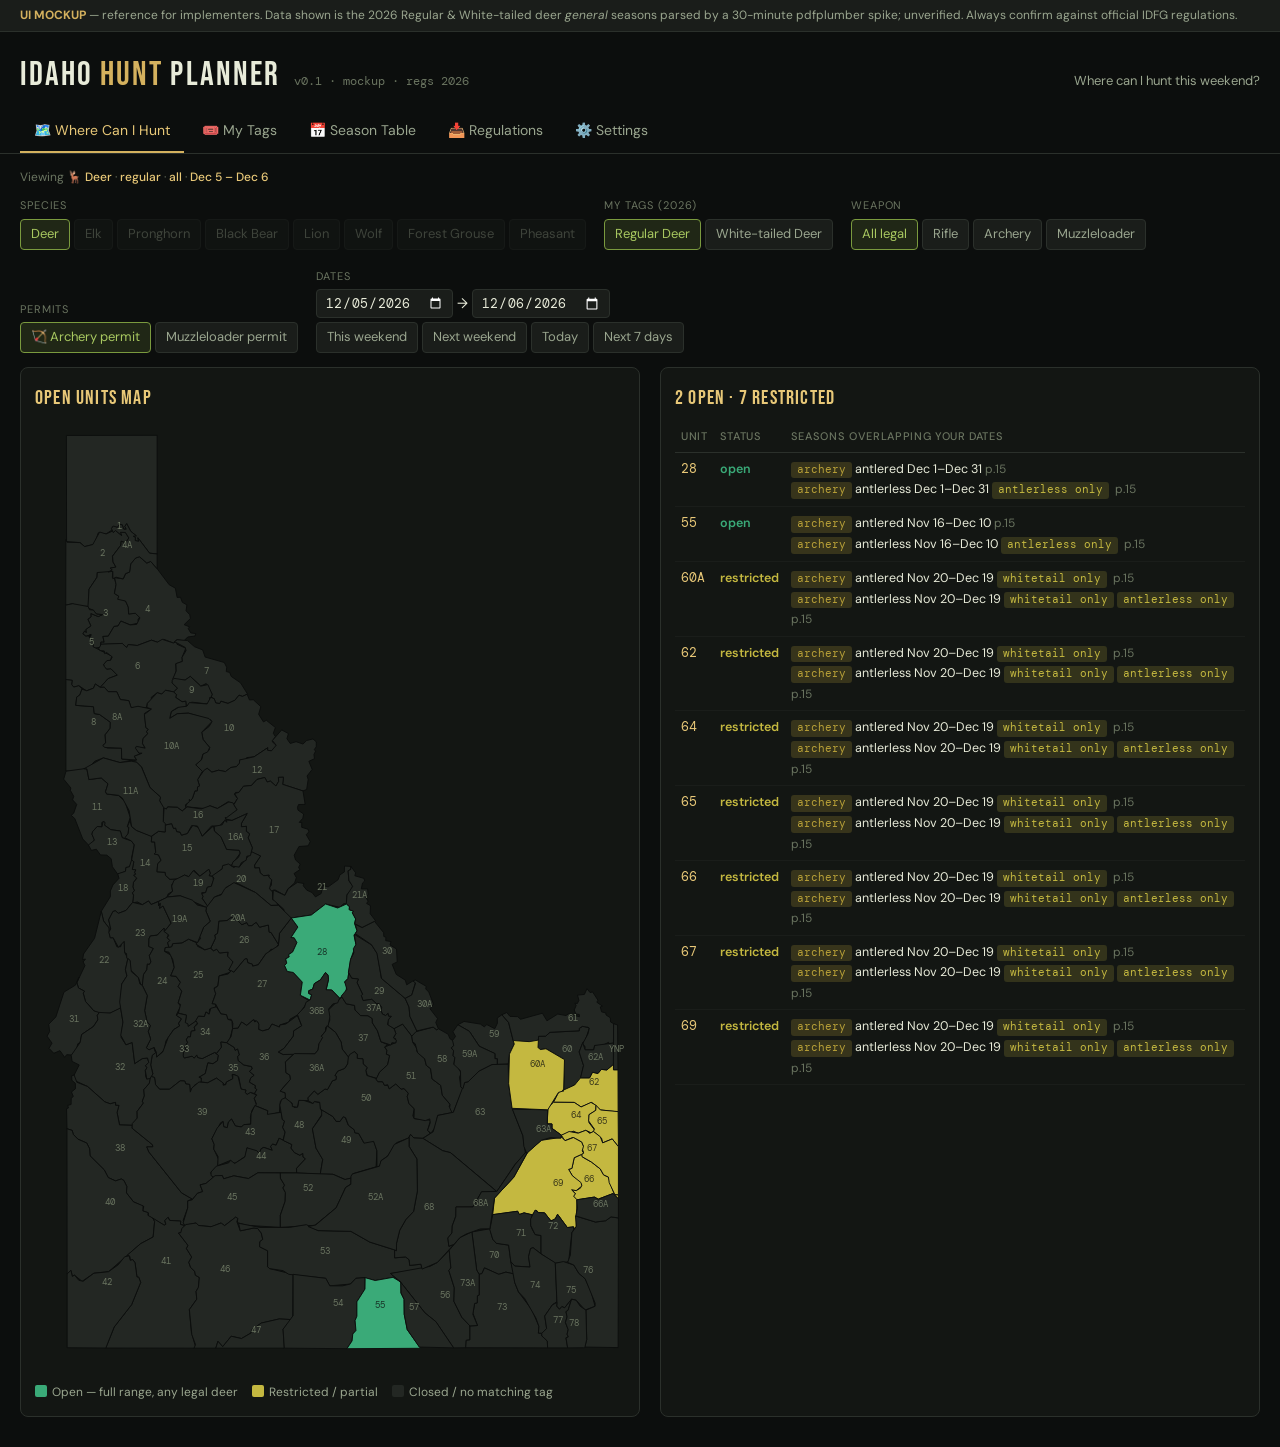
<file: docs/mockup.html>
<!doctype html><html lang="en"><head><meta charset="utf-8"><title>Idaho Hunt Planner — UI Mockup</title>
<meta name="viewport" content="width=device-width,initial-scale=1">
<link href="https://fonts.googleapis.com/css2?family=Bebas+Neue&family=DM+Sans:wght@300;400;500;600&family=DM+Mono:wght@400;500&display=swap" rel="stylesheet">
<style>
:root{--bg:#0c0e0d;--bg2:#131613;--bg3:#1a1d1a;--bg4:#232723;--bg5:#2b302b;--text:#e8ebd9;--text2:#9aa68f;--text3:#6a7460;
--gold:#d4b15e;--gold2:#e8c878;--tl-green:#7a9a3e;--tl-green2:#a8c860;--sc1:#c44040;--sc2:#c47830;--sc3:#c4b840;--sc4:#8ab840;--sc5:#3aaa78;
--up:#2d7a4a;--dn:#7a3030;--bow:#b8a038;--rifle:#4a7fa0;--open:var(--sc5);--restricted:var(--sc3);--closed:var(--bg4)}
*{box-sizing:border-box}body{margin:0;font-family:"DM Sans",sans-serif;background:var(--bg);color:var(--text);font-size:14px;line-height:1.6}
.banner{background:var(--bg3);border-bottom:1px solid var(--bg5);color:var(--text2);font-size:12px;padding:6px 20px}
.banner b{color:var(--gold)}
header{padding:16px 20px 6px;display:flex;align-items:baseline;gap:14px}
header h1{font-family:"Bebas Neue",sans-serif;font-weight:400;font-size:34px;letter-spacing:.06em;margin:0;color:var(--text)}
header h1 span{color:var(--gold)}header .ver{font-family:"DM Mono",monospace;color:var(--text3);font-size:12px}
header .sub{color:var(--text2);font-size:13px;margin-left:auto}
nav{display:flex;gap:4px;padding:0 20px;border-bottom:1px solid var(--bg5)}
nav button{background:none;border:0;color:var(--text2);padding:10px 14px;font:inherit;cursor:pointer;border-bottom:2px solid transparent}
nav button.on{color:var(--gold2);border-bottom-color:var(--gold)}
.viewing{margin:14px 20px 0;font-size:12px;color:var(--text3)}.viewing b{color:var(--gold2);font-weight:500}
.filters{display:flex;flex-wrap:wrap;gap:18px;padding:10px 20px 14px;align-items:flex-end}
.fg label.l{display:block;font-size:11px;text-transform:uppercase;letter-spacing:.08em;color:var(--text3);margin-bottom:4px}
.chips{display:flex;gap:4px;flex-wrap:wrap}
.chip{background:var(--bg3);border:1px solid var(--bg5);color:var(--text2);border-radius:4px;padding:4px 10px;cursor:pointer;font:inherit;font-size:13px}
.chip.on{background:rgba(122,154,62,.18);border-color:var(--tl-green);color:var(--tl-green2)}
.chip.dis{opacity:.35;cursor:not-allowed}
input[type=date]{background:var(--bg3);border:1px solid var(--bg5);color:var(--text);border-radius:4px;padding:4px 8px;font-family:"DM Mono",monospace;color-scheme:dark}
.wrap{display:grid;grid-template-columns:minmax(420px,620px) 1fr;gap:20px;padding:0 20px 30px}
.card{background:var(--bg2);border:1px solid var(--bg5);border-radius:8px;padding:14px}
.card h2{font-family:"Bebas Neue",sans-serif;font-weight:400;letter-spacing:.06em;font-size:20px;margin:0 0 8px;color:var(--gold2)}
svg path{stroke:var(--bg);stroke-width:.7;cursor:pointer;transition:fill .15s}
svg path:hover{stroke:var(--gold2);stroke-width:1.6}
svg text{font-family:"DM Mono",monospace;font-size:6.5px;fill:rgba(12,14,13,.75);pointer-events:none;text-anchor:middle}
svg text.c{fill:var(--text3)}
.legend{display:flex;gap:14px;font-size:12px;color:var(--text2);margin-top:8px;flex-wrap:wrap}.legend i{display:inline-block;width:12px;height:12px;border-radius:2px;margin-right:5px;vertical-align:-1px}
.tip{position:fixed;pointer-events:none;background:var(--bg3);border:1px solid var(--gold);border-radius:6px;padding:8px 10px;font-size:12px;max-width:340px;display:none;z-index:9;box-shadow:0 6px 20px rgba(0,0,0,.5)}
.tip h3{margin:0 0 4px;font-family:"Bebas Neue";font-weight:400;font-size:18px;letter-spacing:.05em;color:var(--gold2)}
table{width:100%;border-collapse:collapse;font-size:12.5px}th{text-align:left;color:var(--text3);font-weight:500;font-size:11px;text-transform:uppercase;letter-spacing:.06em;border-bottom:1px solid var(--bg5);padding:6px}
td{padding:6px;border-bottom:1px solid var(--bg3);vertical-align:top}tr:hover td{background:var(--bg3)}
.u{font-family:"DM Mono",monospace;color:var(--gold2)}
.badge{display:inline-block;font-size:10.5px;padding:0 6px;border-radius:3px;margin:1px 3px 1px 0;font-family:"DM Mono",monospace}
.b-any{background:rgba(74,127,160,.25);color:#8fc0dd}.b-archery{background:rgba(184,160,56,.22);color:var(--bow)}.b-muzzleloader{background:rgba(196,120,48,.22);color:#e0a060}.b-short-range{background:var(--bg5);color:var(--text2)}
.b-r{background:rgba(196,184,64,.18);color:var(--sc3)}
.st{font-weight:600}.st.open{color:var(--open)}.st.restricted{color:var(--restricted)}
.muted{color:var(--text3);font-size:12px}
.note{border-left:3px solid var(--gold);background:var(--bg3);padding:8px 12px;margin:0 20px 14px;font-size:12px;color:var(--text2)}
</style></head><body>
<div class="banner"><b>UI MOCKUP</b> — reference for implementers. Data shown is the 2026 Regular & White-tailed deer <i>general</i> seasons parsed by a 30-minute pdfplumber spike; unverified. Always confirm against official IDFG regulations.</div>
<header><h1>IDAHO <span>HUNT</span> PLANNER</h1><span class="ver">v0.1 · mockup · regs 2026</span><span class="sub">Where can I hunt this weekend?</span></header>
<nav><button class="on">🗺️ Where Can I Hunt</button><button>🎟️ My Tags</button><button>📅 Season Table</button><button>📥 Regulations</button><button>⚙️ Settings</button></nav>
<div class="viewing" id="viewing"></div>
<div class="filters">
 <div class="fg"><label class="l">Species</label><div class="chips" id="species"></div></div>
 <div class="fg"><label class="l">My tags (2026)</label><div class="chips" id="tags"></div></div>
 <div class="fg"><label class="l">Weapon</label><div class="chips" id="weapon"></div></div>
 <div class="fg"><label class="l">Permits</label><div class="chips" id="permits"></div></div>
 <div class="fg"><label class="l">Dates</label><input type="date" id="d1"> → <input type="date" id="d2">
   <div class="chips" style="margin-top:4px"><button class="chip" data-p="wk">This weekend</button><button class="chip" data-p="nwk">Next weekend</button><button class="chip" data-p="today">Today</button><button class="chip" data-p="7">Next 7 days</button></div></div>
</div>
<div class="wrap">
 <div class="card"><h2>Open Units Map</h2><svg id="map" viewBox="-5 -5 430 690" width="100%"></svg>
  <div class="legend"><span><i style="background:var(--open)"></i>Open — full range, any legal deer</span><span><i style="background:var(--restricted)"></i>Restricted / partial</span><span><i style="background:var(--closed)"></i>Closed / no matching tag</span></div></div>
 <div class="card"><h2 id="rt">Open units</h2><table><thead><tr><th>Unit</th><th>Status</th><th>Seasons overlapping your dates</th></tr></thead><tbody id="rows"></tbody></table></div>
</div>
<div class="tip" id="tip"></div>
<script>
const DATA={"units": {"16": {"d": "M136.3,271.9L127.9,276.7L122.5,274.7L116.2,277.0L105.8,275.5L102.3,278.4L98.7,275.7L91.7,275.4L90.7,277.0L89.1,275.6L88.5,286.2L89.7,288.8L94.6,287.7L96.0,291.3L97.5,290.9L98.3,293.5L100.7,293.9L101.8,296.1L106.0,294.9L109.2,289.1L113.4,289.5L116.9,296.8L123.7,289.4L129.3,289.6L133.3,285.3L134.9,286.7L133.7,283.1L134.4,284.1L138.0,282.1L142.3,277.6L139.3,272.6L136.3,271.9Z", "cx": 113.7, "cy": 283.7, "zone": "Elk City"}, "47": {"d": "M181.8,649.2L173.0,648.7L159.9,651.7L153.0,656.6L152.5,658.9L145.5,663.0L138.0,661.3L131.8,668.9L128.3,665.0L126.8,670.0L176.7,670.0L175.8,656.2L181.8,649.2Z", "cx": 155.8, "cy": 659.1, "zone": "South Hills"}, "60": {"d": "M394.2,447.4L396.2,445.2L399.0,436.7L394.5,435.3L391.6,437.0L391.7,438.7L370.3,439.8L367.2,442.6L362.0,442.7L361.5,450.7L363.2,452.4L367.4,451.8L380.9,459.7L380.3,481.2L379.3,482.4L380.5,482.4L389.3,477.5L392.6,473.3L394.8,464.0L391.6,454.1L394.2,447.4Z", "cx": 383.0, "cy": 454.4, "zone": "Island Park"}, "73": {"d": "M364.3,659.2L361.9,659.0L362.3,654.1L357.1,642.0L347.4,629.1L344.6,622.1L344.0,615.9L338.2,614.6L333.0,616.2L322.6,611.5L320.7,615.7L318.7,616.2L318.7,631.3L317.4,631.8L317.3,637.0L315.4,637.4L314.2,644.6L317.5,653.5L312.0,653.8L312.0,664.0L309.3,664.3L308.9,669.7L368.6,669.8L368.4,664.8L364.4,661.1L364.3,659.2Z", "cx": 335.5, "cy": 642.2, "zone": "Bannock"}, "75": {"d": "M375.4,636.7L375.2,639.4L377.2,641.7L379.0,639.7L381.0,640.6L386.0,634.3L389.4,635.1L396.0,642.2L403.2,639.5L400.2,628.6L396.0,619.5L391.3,615.4L387.7,609.4L380.1,606.9L374.2,608.1L375.4,636.7Z", "cx": 385.5, "cy": 629.6, "zone": "Bear River"}, "42": {"d": "M46.6,669.9L52.7,654.6L65.4,638.3L72.0,622.1L70.6,618.3L69.3,618.1L67.9,607.8L66.3,605.5L64.4,606.0L63.6,602.7L60.3,603.4L55.7,609.2L48.6,614.3L37.9,615.4L30.0,621.3L26.9,620.5L23.8,616.8L22.2,617.7L21.2,613.3L18.4,615.9L18.4,669.7L46.6,669.9Z", "cx": 47.7, "cy": 624.1, "zone": "Owyhee"}, "54": {"d": "M235.6,618.6L228.9,619.1L225.0,623.2L219.1,624.6L209.9,624.6L206.9,619.1L183.1,616.2L183.1,646.3L175.8,656.2L176.7,670.0L222.3,670.4L226.1,664.7L226.6,659.7L228.9,657.2L228.3,649.9L229.6,646.7L229.6,636.2L235.5,626.9L235.6,618.6Z", "cx": 216.1, "cy": 639.4, "zone": "South Hills"}, "55": {"d": "M260.2,621.0L255.9,618.4L242.9,620.7L235.6,618.6L235.5,626.9L229.6,636.2L229.6,646.7L228.3,649.9L228.9,657.2L226.6,659.7L226.1,664.7L222.3,670.4L276.0,670.1L266.3,656.5L264.1,645.3L264.0,634.4L261.7,629.8L261.6,622.4L260.2,621.0Z", "cx": 246.1, "cy": 640.5, "zone": "South Hills"}, "57": {"d": "M260.6,620.8L261.7,622.6L261.8,629.8L264.0,634.4L264.1,645.3L266.3,656.4L275.1,669.2L300.1,669.8L287.2,650.7L279.2,644.3L260.6,620.8Z", "cx": 271.0, "cy": 642.2, "zone": "South Hills"}, "76": {"d": "M395.7,669.2L420.0,669.6L420.2,575.1L414.8,574.3L411.0,577.1L403.5,578.1L388.9,573.7L389.5,581.2L386.3,585.9L385.2,602.1L383.2,607.5L387.7,609.4L391.3,615.4L396.0,619.5L403.2,637.1L403.2,639.5L396.5,642.3L397.1,663.6L395.7,669.2Z", "cx": 398.4, "cy": 615.2, "zone": "Diamond Creek"}, "41": {"d": "M91.8,574.7L89.6,577.0L90.4,579.7L89.3,580.4L80.8,575.2L82.2,577.6L81.1,589.0L71.9,593.9L62.4,602.1L64.2,603.2L64.4,606.0L66.3,605.5L67.9,607.8L69.3,618.1L70.6,618.3L72.0,622.1L65.4,638.3L52.7,654.6L46.6,669.9L110.9,670.0L111.9,668.7L109.0,658.4L107.5,641.9L112.9,634.3L112.4,628.7L114.1,625.7L114.8,618.5L111.9,616.8L111.4,614.0L108.4,611.2L107.1,607.4L109.2,603.6L105.4,597.4L106.5,595.1L99.6,586.1L101.3,585.8L104.1,580.7L101.0,579.8L101.2,577.4L93.2,576.9L91.8,574.7Z", "cx": 90.8, "cy": 608.5, "zone": "Owyhee"}, "46": {"d": "M141.3,574.5L133.2,580.7L130.7,578.8L123.2,581.5L114.2,580.6L112.5,578.8L105.1,579.9L102.0,582.7L101.3,585.8L99.6,586.1L106.5,595.1L105.4,597.4L109.2,603.6L107.1,607.4L108.4,611.2L111.4,614.0L111.9,616.8L114.8,618.5L114.1,625.7L112.4,628.7L112.9,634.3L107.5,641.9L109.3,660.1L112.0,667.5L110.9,670.0L126.8,670.0L128.3,665.0L131.8,668.9L138.0,661.3L145.5,663.0L152.5,658.9L153.0,656.6L159.9,651.8L173.0,648.7L181.8,649.2L182.9,646.8L183.1,616.2L165.9,612.0L164.5,610.6L164.5,599.0L158.7,596.1L158.9,592.4L161.0,590.7L159.9,586.1L157.3,582.8L154.6,582.4L144.6,584.5L142.1,577.8L142.8,575.5L141.3,574.5Z", "cx": 133.8, "cy": 614.5, "zone": "South Hills"}, "70": {"d": "M341.8,607.0L340.2,594.9L331.2,593.5L328.6,590.6L326.5,583.0L313.4,585.3L316.9,613.1L318.7,616.2L320.7,615.7L322.6,611.5L333.0,616.2L338.2,614.6L344.0,615.9L341.8,607.0Z", "cx": 329.8, "cy": 604.6, "zone": "Bannock"}, "73A": {"d": "M318.7,616.2L316.9,613.1L313.4,585.3L304.8,589.3L296.9,598.6L298.1,611.5L296.6,613.3L300.6,626.0L300.3,635.9L306.0,647.4L312.0,653.8L317.5,653.5L314.1,645.3L315.4,637.4L317.3,637.0L317.4,631.8L318.7,631.3L318.7,616.2Z", "cx": 310.2, "cy": 624.6, "zone": "Bannock"}, "74": {"d": "M363.8,601.3L358.0,596.8L356.2,597.4L354.7,603.4L355.8,610.9L344.7,610.2L341.8,607.0L344.6,622.1L347.4,629.0L351.8,633.7L360.1,648.1L362.3,654.2L361.9,659.0L365.1,659.2L367.9,655.7L366.5,646.5L372.1,638.4L375.4,636.1L374.2,607.8L363.8,601.3Z", "cx": 359.4, "cy": 625.9, "zone": "Bannock"}, "56": {"d": "M296.9,598.6L288.3,607.5L282.8,610.4L254.1,615.6L261.2,621.5L279.2,644.3L287.1,650.7L300.1,669.8L309.0,669.7L309.3,664.3L312.0,664.0L312.0,653.8L306.0,647.4L300.3,635.9L300.6,626.0L296.6,613.3L298.1,611.5L296.9,598.6Z", "cx": 293.9, "cy": 633.5, "zone": "South Hills"}, "64": {"d": "M403.9,493.0L400.2,490.9L393.0,494.2L388.0,490.9L372.9,490.8L368.9,494.6L368.3,506.4L371.8,506.6L371.8,509.8L378.9,514.9L387.4,511.9L390.9,513.3L396.5,511.2L400.4,513.1L403.1,511.3L398.7,505.6L398.8,499.8L403.7,496.7L403.9,493.0Z", "cx": 389.5, "cy": 502.5, "zone": "Palisades"}, "65": {"d": "M420.0,497.6L407.1,496.4L403.9,493.0L403.7,496.7L398.8,499.8L398.5,504.4L402.7,510.3L402.0,512.1L408.0,517.1L408.7,520.4L415.7,517.5L420.2,523.2L420.0,497.6Z", "cx": 408.4, "cy": 506.6, "zone": "Palisades"}, "43": {"d": "M155.2,493.2L152.5,499.0L152.2,506.8L147.2,507.1L145.5,508.8L141.1,508.1L138.2,503.0L136.0,505.2L135.1,509.3L132.6,508.7L132.0,504.8L127.7,509.7L123.9,517.4L125.6,521.5L125.3,525.0L128.4,530.4L128.2,537.0L137.6,533.1L138.6,535.0L141.4,535.0L148.5,530.0L149.5,524.0L158.6,528.1L159.9,524.6L161.8,523.7L167.9,525.8L166.7,522.8L168.3,521.3L170.7,522.1L172.8,517.1L175.8,518.4L177.3,512.5L175.5,509.1L176.9,504.5L175.3,503.4L174.5,498.1L164.4,499.6L164.6,497.0L155.2,493.2Z", "cx": 151.5, "cy": 514.7, "zone": "Smoky - Bennett"}, "63A": {"d": "M378.6,514.8L371.8,509.8L371.8,506.6L368.3,506.6L368.7,496.3L342.9,495.8L350.6,515.2L351.3,522.9L353.4,528.1L364.2,518.4L370.5,516.6L378.3,517.0L378.6,514.8Z", "cx": 365.3, "cy": 512.5, "zone": "Snake River"}, "49": {"d": "M243.6,537.8L244.2,526.1L242.2,519.7L239.9,518.7L234.7,520.4L230.9,513.5L228.1,513.0L227.7,510.9L223.4,507.5L221.1,501.9L219.7,501.3L217.2,504.8L214.5,504.8L212.1,501.2L204.0,496.3L203.9,500.6L197.2,510.1L199.8,524.2L204.7,532.5L202.9,543.2L212.2,543.3L221.1,547.1L225.3,546.1L226.6,542.9L243.6,537.8Z", "cx": 221.6, "cy": 520.2, "zone": "Pioneer"}, "40": {"d": "M80.8,575.2L77.3,573.2L77.4,571.2L73.6,570.0L73.8,566.3L66.8,563.4L61.7,556.9L61.9,552.2L59.8,547.8L57.9,546.7L53.7,548.1L48.4,545.7L45.5,540.1L35.1,529.8L34.8,524.7L32.7,520.5L26.3,517.7L22.9,514.2L22.1,511.3L18.3,510.1L18.4,615.9L21.2,613.3L22.2,617.7L23.8,616.8L29.3,621.3L37.9,615.4L48.6,614.3L71.9,593.9L81.1,589.0L82.2,577.6L80.8,575.2Z", "cx": 49.9, "cy": 565.7, "zone": "Owyhee"}, "67": {"d": "M402.0,512.1L399.3,513.4L396.5,511.2L390.9,513.3L384.3,512.1L378.6,514.8L381.2,518.8L387.1,516.4L393.3,519.7L394.7,523.0L393.6,523.9L394.9,527.8L393.5,528.7L393.8,530.5L400.6,534.4L407.0,539.4L409.4,543.7L412.9,545.3L413.5,549.4L417.6,558.1L420.2,558.2L420.2,523.2L415.7,517.5L408.7,520.4L407.0,515.9L402.0,512.1Z", "cx": 400.7, "cy": 526.3, "zone": "Palisades"}, "69": {"d": "M393.5,528.7L394.9,527.8L393.8,526.3L394.7,523.0L393.4,519.8L387.4,516.5L381.3,518.8L378.9,516.3L364.1,518.5L354.4,526.7L343.9,545.5L329.9,560.6L328.6,572.7L346.8,570.2L348.0,572.6L351.4,571.4L357.4,572.8L360.3,569.3L362.0,571.2L366.4,571.4L371.1,577.3L373.9,576.1L375.9,572.4L383.0,582.1L387.5,581.6L388.3,583.0L389.5,581.2L390.0,561.8L387.6,559.3L388.8,557.5L386.1,554.5L389.4,555.2L393.6,551.8L392.9,549.3L386.6,544.3L383.9,539.7L386.3,539.0L388.0,531.2L393.5,528.7Z", "cx": 376.1, "cy": 551.9, "zone": "Tex Creek"}, "44": {"d": "M173.0,517.0L170.7,522.1L168.3,521.3L166.7,522.8L167.9,525.8L161.8,523.7L159.9,524.6L158.3,528.1L156.7,526.1L149.5,524.0L147.9,530.7L140.5,535.4L137.6,533.1L136.2,534.9L127.1,537.4L123.3,541.6L123.3,544.2L125.1,545.3L131.4,544.2L132.5,546.6L139.9,544.4L150.5,546.4L157.4,542.2L185.7,542.3L185.6,539.0L192.1,532.0L190.4,530.7L190.2,528.0L188.0,529.4L184.0,527.4L181.6,524.2L182.2,521.6L173.0,517.0Z", "cx": 159.4, "cy": 531.9, "zone": "Smoky - Bennett"}, "66": {"d": "M393.5,528.7L388.0,531.2L386.3,539.0L383.9,539.7L386.6,544.3L393.4,550.6L392.6,553.3L389.4,555.2L386.2,554.3L388.9,557.5L387.6,557.6L387.7,559.6L389.6,561.9L402.7,559.9L405.5,561.4L416.3,557.3L420.2,561.2L420.2,558.2L417.8,558.3L416.2,555.3L412.9,545.3L409.4,543.7L407.0,539.4L400.6,534.4L394.0,530.7L393.5,528.7Z", "cx": 398.8, "cy": 548.7, "zone": "Tex Creek"}, "45": {"d": "M157.4,542.2L150.6,546.4L139.9,544.4L132.5,546.6L131.5,544.2L126.2,544.3L119.7,549.9L115.4,551.0L117.2,555.9L113.3,557.2L109.6,561.9L106.3,562.7L106.3,567.8L103.0,578.6L104.1,580.5L112.2,578.8L114.2,580.6L123.9,581.5L130.3,578.8L133.2,580.7L141.3,574.5L142.8,575.5L142.5,578.5L149.5,580.5L173.8,582.0L173.8,573.1L177.3,563.0L177.5,556.6L175.7,553.2L176.9,551.2L173.9,546.2L173.8,542.3L157.4,542.2Z", "cx": 138.9, "cy": 562.2, "zone": "Smoky - Bennett"}, "52": {"d": "M185.7,542.3L173.8,542.3L173.9,546.2L176.9,551.2L175.7,553.2L177.5,556.6L177.3,563.0L173.8,573.1L173.8,582.0L199.0,580.5L214.5,567.7L221.4,552.9L225.3,550.3L225.3,546.1L220.8,547.1L212.2,543.3L185.7,542.3Z", "cx": 193.7, "cy": 555.3, "zone": "Smoky - Bennett"}, "66A": {"d": "M420.2,561.2L416.3,557.3L405.5,561.4L402.7,559.9L389.8,561.9L390.3,568.2L389.1,573.6L403.5,578.1L411.0,577.1L414.8,574.3L420.2,575.1L420.2,561.2Z", "cx": 407.0, "cy": 567.4, "zone": "Diamond Creek"}, "72": {"d": "M387.7,583.5L387.5,581.6L383.0,582.1L375.8,572.4L374.4,575.5L371.1,577.3L366.4,571.4L362.0,571.2L359.5,569.3L356.2,575.9L356.3,580.7L359.5,587.2L363.8,587.9L363.8,601.3L374.2,608.1L383.9,607.1L386.3,585.9L387.7,583.5Z", "cx": 372.2, "cy": 583.4, "zone": "Bannock"}, "71": {"d": "M357.2,572.8L351.4,571.4L348.0,572.6L346.8,570.2L328.6,572.7L326.5,583.7L328.6,590.6L331.2,593.6L340.2,594.9L341.8,607.0L344.5,610.2L355.9,610.9L354.7,603.4L356.2,597.4L358.0,596.8L363.8,601.2L363.8,587.9L359.5,587.2L357.6,583.8L356.3,580.7L357.2,572.8Z", "cx": 348.9, "cy": 588.6, "zone": "Bannock"}, "32": {"d": "M79.6,471.7L76.5,473.9L75.7,472.1L75.4,467.7L76.6,465.6L75.6,464.1L77.9,461.7L77.0,458.5L73.1,459.0L67.7,462.6L65.8,447.2L61.3,448.9L57.7,443.4L59.1,432.4L57.4,422.0L49.7,425.8L41.9,425.3L40.4,427.4L40.8,430.7L37.6,435.6L29.0,441.4L27.9,447.2L21.4,456.6L22.0,461.0L27.2,463.6L23.2,471.6L24.9,475.4L33.3,479.3L45.9,490.5L49.8,491.9L53.7,490.9L53.7,493.0L56.1,493.1L54.8,498.2L56.6,507.3L65.9,507.6L69.5,502.4L69.4,497.5L74.0,491.3L73.2,490.0L74.7,486.2L74.3,481.6L78.3,477.0L79.6,471.7Z", "cx": 56.9, "cy": 467.3, "zone": "Weiser River"}, "34": {"d": "M139.0,437.1L138.5,431.2L135.6,430.4L134.5,427.0L130.5,426.4L127.2,421.2L123.1,422.3L121.9,426.6L119.6,425.0L118.5,428.3L114.1,428.1L112.2,431.2L113.6,433.6L111.0,436.0L111.7,438.5L108.9,439.0L108.2,443.2L106.4,443.1L105.3,445.3L106.2,447.1L104.2,450.5L105.2,453.0L103.2,454.0L103.0,457.1L103.8,458.5L109.5,457.2L111.0,458.6L112.9,456.3L113.5,458.1L116.8,459.0L125.9,454.5L127.5,455.1L130.9,450.7L130.5,446.9L134.7,447.4L137.0,444.6L139.0,437.1Z", "cx": 118.8, "cy": 442.1, "zone": "Sawtooth"}, "59": {"d": "M343.5,445.8L340.2,432.8L335.3,427.0L331.9,429.4L332.0,433.2L330.1,437.2L324.3,434.2L322.4,435.8L319.6,433.8L307.7,431.9L303.2,434.3L311.6,439.1L318.8,450.0L330.2,455.3L330.2,459.0L331.9,459.1L331.9,463.2L339.9,463.0L340.8,455.5L344.3,448.4L343.5,445.8Z", "cx": 329.2, "cy": 443.5, "zone": "Beaverhead"}, "37A": {"d": "M256.7,437.2L251.9,434.2L252.6,430.5L254.6,428.2L252.7,428.1L252.3,426.1L250.5,427.6L248.2,426.5L247.0,423.6L247.6,421.7L245.7,418.8L244.0,419.1L240.4,415.8L234.1,416.7L232.8,413.1L233.7,412.0L229.7,403.6L230.7,401.0L225.8,400.4L223.6,396.5L223.1,400.6L220.7,403.1L222.3,408.5L218.2,413.4L221.8,419.0L227.9,420.2L228.3,423.6L232.3,427.6L237.7,427.7L240.8,429.8L240.9,432.9L244.6,438.7L247.2,446.7L254.4,449.1L255.1,447.4L257.8,447.6L258.4,445.7L256.2,443.8L258.0,440.7L256.7,437.2Z", "cx": 241.4, "cy": 424.6, "zone": "Lemhi"}, "30A": {"d": "M289.0,437.2L287.1,432.7L288.4,429.8L282.9,422.7L285.4,419.2L282.0,410.5L279.8,408.2L280.1,406.3L272.2,401.6L270.5,402.4L272.4,403.9L269.6,412.6L264.8,415.1L267.6,421.4L268.2,428.1L273.3,438.8L285.2,436.0L287.8,438.0L289.0,437.2Z", "cx": 278.7, "cy": 421.1, "zone": "Beaverhead"}, "61": {"d": "M416.7,433.5L414.5,432.3L414.3,429.2L411.2,427.2L411.0,425.7L407.9,424.9L407.0,421.3L408.5,420.7L404.5,417.9L405.3,416.4L401.4,410.4L399.5,410.8L397.3,408.0L395.4,412.2L390.4,412.7L391.4,416.5L390.3,418.8L388.5,418.6L389.4,420.3L388.0,423.5L389.1,426.4L391.7,426.8L391.8,428.5L383.8,426.3L382.0,427.6L376.0,426.5L368.1,431.4L364.8,425.9L348.9,430.3L346.8,428.4L341.2,428.2L338.8,425.4L335.3,427.0L340.2,432.7L343.5,445.8L345.0,446.7L357.6,446.7L361.9,445.5L362.0,442.7L367.2,442.6L370.3,439.8L391.7,438.7L391.6,437.0L393.8,435.5L398.0,436.1L399.0,436.7L398.0,441.0L394.0,448.4L395.9,450.1L395.8,452.6L402.2,452.6L402.9,449.4L407.5,449.9L413.0,447.1L413.3,448.3L416.6,447.7L416.7,433.5Z", "cx": 387.2, "cy": 431.7, "zone": "Island Park"}, "37": {"d": "M251.9,448.7L247.1,446.7L244.6,438.7L240.9,432.9L240.8,429.8L237.7,427.7L232.2,427.6L228.3,423.6L227.9,420.2L221.8,419.0L218.7,414.0L208.8,423.6L209.9,430.9L208.0,434.9L214.0,439.8L218.1,446.9L218.9,452.0L223.4,457.8L227.9,453.8L229.9,455.8L229.8,458.8L233.9,459.1L234.2,462.9L237.1,465.5L236.1,467.5L237.3,471.5L244.2,473.4L246.1,468.9L252.0,463.6L253.5,456.7L251.1,455.7L251.5,453.0L249.9,450.5L251.9,448.7Z", "cx": 234.1, "cy": 446.5, "zone": "Lemhi"}, "31": {"d": "M41.9,425.4L37.9,424.2L31.8,417.3L30.1,411.2L31.1,409.9L26.7,407.5L25.5,403.8L27.1,399.5L24.5,405.4L16.1,410.5L10.2,428.6L5.0,434.0L5.7,439.2L3.8,442.6L7.4,447.7L5.2,451.5L8.7,455.1L13.2,453.2L16.6,458.0L18.1,456.1L22.2,456.4L25.2,452.3L26.2,448.2L27.9,447.2L29.0,441.4L37.6,435.5L40.8,430.7L40.4,427.4L41.9,425.4Z", "cx": 23.4, "cy": 432.6, "zone": "Brownlee"}, "36B": {"d": "M217.0,414.9L211.3,409.0L207.1,408.8L208.9,401.4L208.5,398.0L206.6,396.3L203.0,401.6L198.6,404.3L197.4,408.3L194.5,409.5L194.5,411.5L196.6,412.4L195.7,416.0L192.5,417.9L191.4,421.5L186.3,426.9L189.4,435.0L183.5,438.8L183.3,442.6L176.5,451.5L172.4,454.2L175.9,456.0L199.0,455.5L201.3,452.7L202.0,448.1L203.8,446.7L204.6,443.6L203.7,442.6L206.8,438.9L206.8,436.2L208.7,435.0L209.9,428.6L209.0,422.8L212.1,419.1L215.6,418.4L217.0,414.9Z", "cx": 199.8, "cy": 426.1, "zone": "Salmon"}, "32A": {"d": "M73.2,405.6L71.4,404.5L70.3,399.9L65.2,395.6L64.3,387.5L62.7,386.0L60.9,394.1L62.0,398.7L58.2,404.6L56.7,417.8L59.1,432.4L57.5,441.9L61.3,448.9L65.8,447.2L67.7,462.6L73.1,459.0L77.0,458.5L77.9,461.7L75.6,464.1L76.6,465.6L75.4,467.7L76.5,473.9L78.8,473.5L80.9,470.2L79.3,463.6L80.4,456.6L82.9,454.7L81.5,451.0L78.1,452.6L76.1,451.1L79.3,444.8L77.5,439.2L79.1,434.8L76.7,432.2L74.9,424.0L76.8,413.0L73.2,405.6Z", "cx": 72.0, "cy": 436.3, "zone": "Weiser River"}, "25": {"d": "M113.0,374.7L106.9,371.9L102.2,374.6L95.3,375.2L94.6,377.4L89.9,378.1L89.5,380.8L92.6,381.4L95.4,386.8L96.5,392.5L93.9,398.6L97.8,399.0L101.0,403.3L99.3,406.3L102.0,409.8L99.3,418.5L101.1,419.5L99.5,425.8L105.4,427.3L104.5,432.7L106.7,435.6L112.3,431.8L114.1,428.1L118.5,428.3L119.6,425.0L121.9,426.5L122.2,422.9L126.8,422.1L126.6,419.2L124.1,418.9L126.7,411.7L125.6,407.5L128.3,406.0L129.2,398.7L137.6,395.9L136.3,394.0L139.1,390.4L138.9,386.9L135.4,384.3L135.7,381.3L129.5,382.0L127.4,379.2L125.1,380.4L122.7,378.3L118.8,379.7L113.4,377.1L113.0,374.7Z", "cx": 113.9, "cy": 400.0, "zone": "McCall"}, "27": {"d": "M194.4,416.6L188.3,412.8L189.8,403.2L183.3,396.2L178.8,395.4L176.9,391.1L178.5,389.4L177.7,386.3L180.3,384.8L179.8,383.2L182.8,381.2L185.9,374.4L183.9,370.9L181.6,370.7L186.6,363.1L181.8,356.5L173.2,367.6L172.4,376.6L163.3,382.5L157.7,390.6L153.6,391.6L153.4,390.2L150.1,389.1L149.5,386.2L147.9,386.4L139.9,396.1L138.1,394.9L135.8,397.3L129.2,398.7L128.3,406.0L125.5,408.1L126.7,411.7L124.1,418.9L126.6,419.2L130.5,426.4L134.5,427.0L135.6,430.4L137.9,430.3L139.2,433.2L139.0,437.1L143.0,436.8L145.6,432.3L149.4,434.8L154.2,430.6L157.5,432.5L158.2,437.9L160.9,438.8L165.5,437.5L167.7,433.8L173.0,436.0L173.4,434.5L180.1,432.3L180.8,430.3L187.6,426.4L194.4,416.6Z", "cx": 160.6, "cy": 406.6, "zone": "Middle Fork"}, "30": {"d": "M242.4,358.9L233.4,363.4L228.4,361.1L229.7,365.8L228.5,367.9L240.3,376.0L244.2,382.2L247.6,400.6L264.8,415.1L269.6,412.7L272.3,403.3L270.4,402.4L265.9,405.2L264.9,401.8L258.3,397.6L255.3,390.3L259.0,388.5L258.5,379.1L253.7,376.1L254.5,373.7L250.6,373.0L250.8,370.6L249.2,369.9L249.1,367.2L242.4,358.9Z", "cx": 251.4, "cy": 382.5, "zone": "Beaverhead"}, "24": {"d": "M89.2,366.4L89.0,363.8L84.1,369.0L79.1,369.6L78.1,371.6L77.9,377.2L81.3,378.7L78.3,384.0L79.5,388.5L78.4,390.4L76.9,390.1L76.5,394.2L74.1,397.7L73.2,405.6L76.8,413.0L74.9,424.0L76.7,432.2L79.1,434.8L77.5,439.2L79.3,444.8L76.1,451.1L78.1,452.6L82.0,451.0L83.6,457.9L89.1,452.7L90.4,446.2L96.1,437.8L100.4,435.2L99.7,433.2L101.8,430.0L97.9,427.3L101.1,420.7L99.3,418.5L102.0,409.8L99.3,406.3L101.2,403.8L97.8,399.0L93.9,398.6L96.5,392.5L94.1,383.6L89.5,380.9L89.9,378.1L92.6,377.9L91.7,374.5L93.3,372.9L91.4,370.9L92.2,368.3L89.2,366.4Z", "cx": 87.3, "cy": 404.8, "zone": "McCall"}, "29": {"d": "M264.8,415.1L247.4,400.4L244.5,382.6L240.4,376.2L227.7,368.4L228.9,375.8L227.0,378.9L227.4,381.9L225.0,386.7L223.4,396.1L225.8,400.4L230.7,401.0L229.7,403.6L233.7,412.0L232.8,413.1L234.1,416.7L240.4,415.8L244.0,419.1L245.7,418.8L247.6,421.7L247.0,423.6L248.2,426.5L250.5,427.6L252.3,426.1L252.7,428.1L254.6,428.2L252.2,431.2L252.3,434.9L256.7,437.2L262.9,433.9L269.6,442.6L273.5,439.2L268.2,428.1L267.6,421.4L264.8,415.1Z", "cx": 245.5, "cy": 412.2, "zone": "Lemhi"}, "36": {"d": "M183.7,455.4L175.9,456.0L172.4,454.2L176.5,451.5L183.3,442.6L183.5,438.8L189.4,435.0L186.2,427.6L177.9,433.7L173.4,434.5L173.2,436.0L167.7,433.8L165.5,437.5L160.9,438.8L158.0,437.7L158.2,433.8L156.5,431.4L155.2,432.3L154.2,430.6L149.3,434.8L145.6,432.3L143.0,436.8L139.0,437.1L137.9,442.9L134.8,447.4L140.2,450.8L140.9,452.9L142.7,451.9L144.0,456.3L142.7,457.3L143.2,460.5L147.2,463.6L152.8,464.7L153.4,466.4L151.3,468.3L154.7,471.1L152.2,473.1L151.3,476.1L155.7,478.7L155.4,480.5L156.7,481.5L155.1,484.2L156.5,485.6L154.7,487.9L156.3,491.9L155.2,493.1L164.6,497.0L164.2,499.5L166.0,499.9L173.1,498.1L173.8,490.1L178.0,487.1L177.3,483.9L173.7,482.6L181.2,474.1L180.8,471.1L177.9,469.2L177.5,461.4L183.7,455.4Z", "cx": 161.6, "cy": 460.0, "zone": "Sawtooth"}, "YNP": {"d": "M419.9,467.1L419.6,434.5L416.7,433.5L416.6,467.1L419.9,467.1Z", "cx": 418.6, "cy": 453.9, "zone": null}, "51": {"d": "M269.6,442.6L262.9,433.9L256.7,437.2L258.0,440.7L256.2,443.8L257.8,444.4L258.1,447.3L249.9,450.5L251.5,453.0L251.1,455.7L253.5,456.7L252.0,463.4L246.1,468.9L243.6,474.0L244.9,475.8L248.3,475.8L249.8,478.5L252.0,478.0L253.2,481.0L257.9,477.4L261.8,481.2L264.0,480.8L267.1,484.3L266.3,486.5L267.5,491.7L271.4,495.5L271.2,502.5L279.4,504.2L282.7,502.9L283.1,505.6L281.1,511.3L283.6,513.4L286.7,509.0L288.5,500.4L298.9,498.4L298.7,496.2L296.8,493.7L297.5,492.3L291.9,485.7L290.7,478.5L284.4,473.8L283.3,466.3L280.2,463.9L279.0,459.1L273.2,453.6L273.5,451.9L270.3,447.2L269.6,442.6Z", "cx": 269.1, "cy": 474.0, "zone": "Lemhi"}, "59A": {"d": "M331.9,463.2L331.9,459.1L330.2,459.0L330.2,455.3L318.8,450.0L311.6,439.1L303.2,434.3L299.6,439.4L301.5,442.8L299.3,445.7L300.2,449.5L298.4,451.2L300.1,453.2L299.7,456.7L301.0,458.3L300.3,463.2L305.1,467.8L305.3,479.6L306.9,480.9L308.1,476.4L310.7,475.8L318.7,468.0L328.0,463.3L331.9,463.2Z", "cx": 311.4, "cy": 458.1, "zone": "Beaverhead"}, "36A": {"d": "M223.4,457.8L218.9,452.0L218.1,446.9L214.0,439.8L207.8,435.0L206.8,438.9L203.7,442.6L204.6,443.6L202.0,448.1L201.3,452.7L199.0,455.5L184.1,455.3L177.5,461.4L177.9,469.2L180.8,471.1L181.2,474.1L173.7,482.7L177.3,483.9L177.5,487.7L182.5,491.6L182.6,493.9L186.2,494.4L187.3,489.4L194.1,489.6L193.8,487.6L198.5,482.5L201.2,485.0L206.4,481.1L208.1,481.6L211.7,475.2L214.4,474.2L214.6,471.8L213.5,471.4L215.6,468.1L220.7,466.1L222.8,462.8L223.4,457.8Z", "cx": 200.2, "cy": 468.2, "zone": "Pioneer"}, "58": {"d": "M289.0,437.2L287.8,438.0L285.2,436.0L272.6,439.4L269.6,442.6L270.2,446.7L272.1,448.2L273.9,454.8L279.0,459.1L280.2,463.9L283.3,466.3L284.4,473.8L290.7,478.5L291.9,485.7L297.5,492.3L297.2,494.7L298.9,498.4L299.9,498.1L306.9,480.9L305.3,479.6L304.4,472.5L305.6,469.5L302.2,463.6L300.3,463.2L301.0,458.3L299.7,456.7L300.1,453.2L298.4,451.2L300.2,449.5L299.9,446.2L297.3,444.3L296.2,441.3L289.0,437.2Z", "cx": 291.8, "cy": 461.2, "zone": "Beaverhead"}, "62A": {"d": "M416.6,447.6L402.9,449.4L402.2,452.6L395.9,452.6L394.2,447.4L391.6,454.1L394.8,464.0L392.6,473.0L399.2,473.0L401.3,468.9L405.3,469.8L407.8,466.8L411.9,467.2L416.5,463.2L416.6,447.6Z", "cx": 403.3, "cy": 459.8, "zone": "Island Park"}, "50": {"d": "M228.8,455.0L227.9,453.8L224.4,455.9L222.8,458.9L222.8,462.8L220.7,466.1L215.6,468.1L213.5,471.4L214.6,471.8L214.4,474.2L211.7,475.2L208.1,481.6L206.4,481.1L201.2,485.0L198.5,482.5L193.8,487.6L194.1,489.6L197.6,491.7L198.6,490.2L202.5,490.8L203.1,495.8L212.1,501.2L214.5,504.7L217.2,504.8L219.7,501.3L221.4,502.1L223.4,507.5L227.7,510.9L228.1,513.0L230.9,513.5L234.9,520.6L241.8,519.3L244.2,526.1L244.2,538.1L246.5,536.9L247.2,533.4L252.0,530.1L258.6,520.2L267.0,517.0L268.7,514.2L271.1,516.8L277.7,517.1L283.1,513.5L281.1,511.3L283.3,503.9L271.5,502.8L270.4,500.7L271.4,495.5L267.5,491.7L266.3,486.5L267.1,484.3L264.0,480.8L261.8,481.2L257.9,477.4L253.2,481.0L252.2,478.4L249.8,478.5L248.3,475.8L244.9,475.8L243.2,473.3L236.9,471.3L236.1,467.5L237.1,465.5L234.2,462.9L234.0,459.2L229.8,458.8L229.9,455.8L228.8,455.0Z", "cx": 236.4, "cy": 490.1, "zone": "Pioneer"}, "62": {"d": "M419.9,467.1L416.6,467.1L416.6,463.0L411.7,467.3L407.8,466.8L405.3,469.8L401.3,468.9L399.2,473.0L392.6,473.0L388.3,478.2L376.7,483.5L372.9,490.8L388.0,490.9L393.0,494.2L400.8,490.9L407.1,496.4L420.0,497.8L419.9,467.1Z", "cx": 402.1, "cy": 478.1, "zone": "Island Park"}, "63": {"d": "M339.9,463.0L327.9,463.3L318.7,467.9L310.7,475.8L308.1,476.4L299.9,498.1L288.5,500.4L285.2,512.3L277.7,517.1L292.1,526.1L297.8,527.5L331.6,555.8L344.9,536.1L352.4,527.9L350.6,515.2L342.7,494.9L340.2,477.3L339.9,463.0Z", "cx": 319.4, "cy": 499.9, "zone": "Snake River"}, "48": {"d": "M177.5,487.5L174.7,488.7L173.4,492.7L175.3,503.4L176.9,504.5L175.5,509.1L177.3,512.5L175.9,518.6L182.2,521.6L181.6,524.2L184.0,527.4L188.0,529.4L190.2,528.0L190.4,530.7L192.1,532.0L185.6,539.0L185.7,542.3L202.9,543.2L204.7,532.5L199.8,524.2L197.2,510.1L204.7,498.8L203.0,495.4L202.9,491.2L198.6,490.2L197.6,491.7L189.1,488.8L187.1,489.7L186.5,494.1L184.0,494.6L181.0,489.8L177.5,487.5Z", "cx": 187.6, "cy": 509.8, "zone": "Smoky - Bennett"}, "60A": {"d": "M355.2,446.6L343.5,445.8L344.3,448.4L340.8,455.7L340.2,477.1L342.7,495.2L368.7,496.3L376.5,483.6L380.5,482.4L379.3,482.4L380.3,481.2L380.9,459.7L367.4,451.8L363.2,452.4L361.6,450.8L361.9,445.5L355.2,446.6Z", "cx": 361.3, "cy": 464.8, "zone": "Island Park"}, "1": {"d": "M84.0,91.2L84.0,4.7L17.9,4.8L18.0,82.2L27.9,82.9L31.2,85.8L36.7,84.5L39.0,82.2L41.1,75.8L46.8,76.6L50.7,74.0L51.2,75.3L51.3,71.4L55.1,71.8L56.7,69.6L58.5,69.9L59.7,73.1L61.5,73.1L60.5,71.1L61.8,69.1L64.8,74.7L68.8,77.9L66.6,78.3L68.2,79.2L68.0,81.4L70.5,82.0L70.0,79.4L78.5,90.6L84.0,91.2Z", "cx": 56.3, "cy": 73.2, "zone": "Panhandle"}, "4A": {"d": "M84.0,91.2L78.5,90.6L70.0,79.4L70.5,82.0L68.0,81.4L68.2,79.2L66.6,78.3L68.8,77.9L64.8,74.7L61.8,69.1L60.5,71.1L61.5,73.1L59.7,73.1L58.5,69.9L56.7,69.6L55.1,71.8L52.1,70.8L50.7,72.7L52.1,75.5L53.7,74.1L58.1,77.7L57.2,75.4L60.9,75.5L63.4,79.5L61.1,83.1L57.8,81.9L57.6,84.7L51.5,92.8L51.9,97.1L54.0,100.7L49.9,101.5L51.2,102.8L48.4,104.3L51.7,103.8L51.7,109.2L54.1,108.1L59.2,109.4L61.0,105.5L63.9,104.4L64.8,98.3L68.4,94.1L71.2,93.2L76.5,97.8L79.3,96.6L84.0,101.9L84.0,91.2Z", "cx": 62.0, "cy": 86.9, "zone": "Panhandle"}, "2": {"d": "M51.3,74.6L46.8,76.6L42.1,75.2L37.1,84.3L31.2,85.8L27.7,82.9L18.3,82.6L17.5,80.6L17.4,128.5L22.4,127.4L25.8,129.1L34.1,129.4L34.4,116.8L40.2,108.1L40.4,104.7L49.0,104.8L51.2,102.7L49.9,101.5L54.0,100.7L51.9,97.1L51.5,92.7L57.6,84.7L57.8,81.9L61.1,83.1L63.4,79.5L60.9,75.5L57.2,75.4L58.1,77.7L53.7,74.1L52.1,75.6L51.3,74.6Z", "cx": 44.1, "cy": 92.5, "zone": "Panhandle"}, "4": {"d": "M84.0,101.9L79.3,96.6L76.5,97.8L71.1,93.2L68.4,94.1L64.8,98.3L63.9,104.4L61.0,105.5L59.4,109.3L53.0,108.5L54.1,113.4L52.9,120.0L56.0,121.9L55.3,124.2L61.0,125.5L63.0,129.9L63.3,135.0L68.1,134.4L71.5,137.7L69.1,142.5L64.3,142.9L57.6,140.1L55.5,143.7L52.6,144.0L48.4,151.1L44.5,151.3L45.4,155.5L43.1,155.4L43.1,157.2L58.6,156.4L61.8,159.4L62.9,157.2L69.5,157.9L79.9,154.0L84.2,155.5L88.9,153.4L95.9,156.1L98.5,153.6L103.5,154.5L106.3,151.7L111.6,151.0L112.2,149.2L108.5,148.7L106.7,145.6L107.6,144.3L103.7,142.7L108.3,138.2L107.8,135.5L105.1,132.6L105.7,128.3L102.4,126.4L101.0,122.7L98.6,122.9L97.3,116.1L92.8,113.6L84.0,101.9Z", "cx": 77.0, "cy": 133.3, "zone": "Panhandle"}, "3": {"d": "M52.9,108.7L51.4,108.3L51.7,103.8L40.4,104.7L40.2,108.1L34.4,116.8L33.5,130.6L37.5,132.1L39.8,135.0L44.2,135.4L41.1,136.8L35.7,134.6L35.8,137.1L33.5,138.7L35.7,143.6L32.0,146.2L32.3,148.4L31.3,147.2L29.8,149.3L32.1,151.2L35.9,150.0L33.5,151.0L35.9,150.7L34.3,151.6L37.7,155.3L37.3,158.8L38.4,159.8L42.6,159.2L43.0,155.5L45.4,155.5L44.5,151.3L48.4,151.1L52.6,144.0L55.5,143.7L57.6,140.1L64.4,142.9L70.5,141.5L70.0,139.2L71.5,136.8L68.1,134.4L63.2,134.8L63.0,129.9L61.2,125.8L58.4,124.0L55.6,124.4L56.0,121.9L52.9,120.0L54.1,113.4L52.9,108.7Z", "cx": 46.3, "cy": 136.6, "zone": "Panhandle"}, "5": {"d": "M33.7,129.5L22.4,127.4L17.3,128.5L17.5,182.7L22.1,183.3L21.7,186.3L23.2,188.2L27.1,187.3L32.5,190.9L37.6,189.0L39.0,185.9L42.6,188.4L48.2,182.1L55.0,179.5L50.3,174.8L47.2,175.1L45.0,171.9L47.5,168.9L50.1,168.7L50.9,165.6L37.3,158.8L37.7,155.3L34.3,151.6L35.9,150.7L33.5,151.0L35.9,150.0L32.1,151.2L29.8,149.4L31.2,147.2L32.3,148.4L32.0,146.2L35.7,143.6L33.5,138.7L35.8,137.1L35.7,134.6L41.1,136.8L44.2,135.4L39.8,135.0L37.5,132.1L34.7,131.8L33.7,129.5Z", "cx": 36.0, "cy": 157.8, "zone": "Panhandle"}, "6": {"d": "M87.7,153.4L84.2,155.5L79.9,154.0L69.5,157.9L62.9,157.2L61.8,159.4L58.6,156.4L43.3,156.9L41.5,160.1L42.3,161.6L45.5,161.9L45.7,163.8L47.2,163.0L51.3,166.2L50.1,168.7L47.5,168.9L45.1,171.6L45.6,173.3L47.2,175.1L50.3,174.8L55.0,179.5L48.3,182.0L42.5,188.4L45.5,188.3L48.4,191.6L54.6,191.6L57.2,197.3L63.4,198.1L65.1,203.2L76.4,203.1L76.9,200.0L79.9,197.6L79.7,195.7L84.0,192.3L87.4,193.3L90.1,190.5L96.1,191.8L98.9,189.0L94.9,185.2L97.9,176.5L97.6,171.3L102.4,169.5L102.2,166.5L104.9,159.9L98.5,157.0L98.1,154.9L95.9,156.1L87.7,153.4Z", "cx": 69.5, "cy": 174.7, "zone": "Panhandle"}, "7": {"d": "M98.6,153.7L96.7,155.1L104.5,159.3L105.1,161.6L102.2,166.5L102.4,169.5L97.7,171.1L97.9,176.5L95.3,182.5L104.4,183.1L108.2,180.4L115.8,187.5L119.8,185.6L124.1,193.4L123.3,195.5L125.6,196.7L126.8,199.8L129.7,200.2L130.5,198.5L135.7,200.1L140.7,197.8L143.7,194.1L146.2,195.0L149.9,193.3L144.8,185.1L138.0,180.4L136.9,177.5L134.4,176.9L134.7,173.8L133.0,170.3L119.0,166.3L117.2,161.1L111.3,158.8L106.1,154.3L98.6,153.7Z", "cx": 120.0, "cy": 178.7, "zone": "Panhandle"}, "8": {"d": "M29.4,189.5L26.9,187.2L23.2,188.2L21.7,186.3L22.1,183.3L17.5,182.7L17.5,249.3L25.3,249.6L33.9,246.9L38.6,242.2L44.8,239.8L56.9,243.2L65.7,241.9L58.2,240.6L58.1,232.7L47.6,232.6L44.5,230.7L46.5,228.9L46.1,223.0L49.8,218.2L49.9,213.8L42.1,208.2L38.2,207.5L37.6,202.5L24.7,201.5L25.4,195.5L27.7,193.9L29.4,189.5Z", "cx": 37.5, "cy": 216.0, "zone": "Palouse"}, "9": {"d": "M123.4,195.7L124.1,193.4L121.0,186.4L115.8,187.5L108.2,180.4L104.4,183.1L96.3,181.8L95.0,183.3L94.9,185.2L98.9,189.0L96.1,191.7L98.1,193.8L97.4,195.6L102.2,198.9L104.9,198.5L105.2,202.2L109.3,199.2L120.6,200.5L122.7,197.7L122.2,195.9L123.4,195.7Z", "cx": 108.8, "cy": 192.2, "zone": "Panhandle"}, "8A": {"d": "M42.5,188.4L39.0,185.9L37.6,189.0L32.8,190.9L29.2,189.7L27.7,193.9L25.4,195.5L24.7,201.5L37.6,202.5L38.2,207.5L42.1,208.2L49.9,213.8L49.8,218.2L46.1,223.0L46.5,228.9L44.5,230.7L45.7,232.2L58.0,232.7L58.2,240.6L69.2,241.4L67.4,238.6L73.0,236.4L70.7,236.3L68.5,231.9L75.3,232.7L73.3,229.1L73.8,225.6L77.2,222.2L76.3,220.6L77.6,219.0L75.8,217.7L74.8,207.4L79.9,204.2L70.1,202.2L65.1,203.2L63.4,198.1L57.2,197.3L54.6,191.6L48.4,191.6L45.5,188.3L42.5,188.4Z", "cx": 55.0, "cy": 212.1, "zone": "Palouse"}, "10A": {"d": "M96.1,191.7L90.1,190.5L87.4,193.3L84.1,192.3L76.9,200.0L76.5,203.0L79.9,204.2L74.7,208.2L75.8,217.7L77.6,219.0L76.3,220.6L77.2,222.2L73.8,225.6L73.3,229.1L75.3,232.7L68.9,231.4L68.2,232.7L70.7,236.3L73.0,236.4L67.4,238.6L69.1,241.4L65.2,242.2L69.1,243.0L72.7,246.5L78.8,261.4L86.5,268.4L85.8,270.9L87.5,275.7L90.7,277.0L91.7,275.4L98.7,275.7L102.3,278.4L104.9,276.1L104.6,274.0L107.4,271.9L107.5,270.0L108.2,271.1L109.7,269.3L111.6,263.8L113.2,263.9L113.5,260.9L114.9,260.2L113.5,255.7L117.0,249.6L112.1,244.8L116.1,241.4L117.4,237.0L120.8,235.5L122.3,232.2L117.5,226.4L116.5,221.1L123.9,213.4L121.8,211.1L106.8,207.2L98.7,207.6L93.2,211.0L94.3,206.0L99.0,203.0L105.2,202.2L104.9,198.5L102.2,198.9L97.5,195.7L98.1,193.8L96.1,191.7Z", "cx": 94.2, "cy": 233.5, "zone": "Dworshak"}, "10": {"d": "M149.6,193.4L146.2,195.0L143.7,194.1L140.7,197.8L135.6,200.1L130.5,198.5L129.7,200.2L126.8,199.8L125.6,196.7L123.1,195.6L120.4,200.5L107.5,199.5L105.8,202.0L100.7,202.4L94.3,206.0L93.2,211.0L98.7,207.6L106.8,207.2L123.2,212.1L123.9,213.6L121.9,216.9L116.5,221.2L117.5,226.4L122.3,232.2L121.9,234.1L117.4,236.9L116.5,240.9L112.1,244.8L117.1,250.3L120.5,247.4L123.9,250.2L128.8,248.8L133.8,249.8L137.8,246.8L141.8,246.2L144.0,243.7L144.2,241.3L148.9,241.4L149.3,239.6L154.7,239.0L164.6,232.4L164.4,234.2L167.3,234.7L170.6,232.0L170.8,230.6L167.9,228.0L170.2,224.3L168.7,221.9L170.2,217.7L163.6,212.4L161.5,213.6L158.0,208.0L159.6,202.5L154.1,197.4L151.3,197.6L149.6,193.4Z", "cx": 136.2, "cy": 219.9, "zone": "Lolo"}, "12": {"d": "M190.3,263.9L193.0,262.8L194.1,255.5L193.3,253.0L197.0,248.2L194.6,242.3L198.7,240.4L198.3,237.3L199.5,234.9L198.6,233.7L200.0,231.7L200.0,228.1L197.6,226.0L193.0,227.1L190.3,229.7L185.3,228.0L181.0,229.3L178.6,225.8L179.7,222.1L174.8,219.4L168.0,227.1L170.8,230.6L167.3,234.7L164.4,234.2L164.6,232.4L154.7,239.0L144.2,241.3L144.0,243.7L141.8,246.2L137.8,246.8L133.8,249.8L128.8,248.8L123.9,250.2L120.5,247.4L118.3,248.7L113.5,255.5L114.9,260.2L113.5,260.9L113.3,263.8L111.6,263.8L109.7,269.3L108.2,271.1L107.5,270.0L104.0,276.7L105.8,275.5L119.2,276.8L122.5,274.7L127.9,276.7L135.7,271.8L140.0,273.6L142.6,269.4L140.4,266.4L141.2,265.0L143.7,264.9L146.9,260.5L152.7,259.9L156.8,255.5L162.5,254.1L164.2,257.4L166.5,256.7L170.6,260.3L172.6,256.9L172.4,254.0L176.1,253.9L175.5,259.1L190.3,263.9Z", "cx": 156.7, "cy": 250.9, "zone": "Lolo"}, "11A": {"d": "M65.2,242.2L56.9,243.2L44.8,239.8L30.7,247.7L32.8,247.8L34.3,255.6L43.3,254.4L48.2,258.7L46.4,264.4L47.2,266.1L55.8,267.1L58.6,269.0L63.6,278.2L65.4,289.8L68.8,292.6L79.7,297.0L85.0,293.3L89.9,293.8L90.0,287.8L88.5,286.2L88.7,275.9L85.8,271.0L86.5,268.4L78.8,261.4L72.6,246.5L69.1,243.0L65.2,242.2Z", "cx": 64.5, "cy": 266.0, "zone": "Palouse"}, "11": {"d": "M30.7,247.7L17.6,249.5L15.9,255.3L21.1,261.7L20.8,263.5L23.2,267.8L22.4,270.4L25.4,273.7L23.2,280.1L21.4,281.7L24.0,284.0L29.8,298.9L34.1,303.4L36.9,302.2L38.3,299.2L36.5,295.4L37.0,293.5L40.4,289.8L43.8,290.1L43.7,286.9L45.3,286.1L45.7,288.9L50.2,292.1L57.2,293.1L58.5,297.9L60.7,298.8L62.9,294.8L63.4,290.4L62.3,289.9L64.4,283.1L60.4,271.3L55.8,267.2L47.2,266.1L46.4,264.4L48.2,258.7L43.3,254.4L34.3,255.6L32.8,247.8L30.7,247.7Z", "cx": 39.9, "cy": 278.0, "zone": "Hells Canyon"}, "17": {"d": "M190.3,263.9L175.5,259.1L176.1,253.9L172.4,254.0L172.6,256.9L170.6,260.3L166.5,256.7L164.2,257.4L162.5,254.1L156.8,255.5L152.8,259.9L146.9,260.5L143.7,264.9L140.5,265.8L142.6,269.4L139.9,274.0L142.3,277.6L133.5,284.2L138.6,285.4L149.6,280.4L145.5,287.4L145.4,290.0L149.1,289.7L149.0,293.3L151.4,295.2L150.3,298.0L153.4,305.3L152.4,308.5L159.4,311.3L155.0,317.9L155.2,320.1L158.5,319.9L159.1,323.6L161.7,325.7L165.6,325.3L165.3,326.6L167.5,328.7L167.2,332.7L165.8,334.2L166.8,337.0L169.9,336.0L177.1,340.0L179.2,335.4L184.2,330.9L185.5,327.1L183.8,324.1L188.1,321.2L187.1,319.7L188.3,317.2L184.9,314.2L183.9,310.7L187.4,304.4L194.1,303.9L195.6,300.8L192.7,295.8L194.6,293.7L194.0,291.8L189.4,290.4L189.4,286.9L187.6,286.8L190.2,283.8L190.8,280.7L186.7,277.9L186.3,275.8L187.1,273.8L191.9,273.7L190.3,263.9Z", "cx": 169.3, "cy": 294.4, "zone": "Selway"}, "16A": {"d": "M125.7,289.7L125.8,293.1L130.5,297.3L134.7,306.5L143.8,307.1L144.6,309.2L143.3,312.3L139.3,315.6L138.2,318.6L143.8,319.4L145.4,316.2L148.9,314.4L149.4,311.5L152.0,311.0L153.4,305.3L150.3,298.0L151.4,295.2L149.0,293.3L149.1,289.7L145.4,290.0L145.5,287.4L149.6,280.4L138.6,285.4L134.3,285.1L134.9,286.7L133.3,285.3L131.4,288.6L125.7,289.7Z", "cx": 141.3, "cy": 299.4, "zone": "Selway"}, "14": {"d": "M64.3,285.5L62.3,289.9L63.4,290.4L62.9,294.9L60.5,298.0L65.2,300.3L67.4,303.2L65.4,314.2L67.0,315.5L65.9,321.1L68.5,321.5L67.5,323.1L68.2,324.6L66.8,325.4L69.1,327.7L66.8,330.4L66.3,333.8L67.4,336.6L65.9,338.2L66.8,339.9L66.1,345.5L69.7,344.8L73.3,346.8L77.7,344.1L79.9,346.6L91.2,341.6L92.0,339.0L95.3,337.0L94.6,332.4L98.1,327.9L93.3,328.3L90.1,325.4L89.9,323.2L84.0,322.8L84.4,317.0L86.9,314.5L85.0,310.5L81.9,309.8L83.0,308.6L82.2,301.1L79.8,301.1L80.1,296.8L68.9,292.6L65.4,289.9L64.3,285.5Z", "cx": 75.0, "cy": 318.8, "zone": "Elk City"}, "13": {"d": "M60.7,298.8L58.5,297.9L57.2,293.1L50.2,292.1L45.7,288.9L46.1,286.9L44.6,286.2L43.8,290.1L40.4,289.8L37.0,293.5L36.5,295.4L38.3,299.8L33.9,303.3L36.1,307.2L39.7,306.4L42.7,310.5L47.4,310.7L50.5,313.3L51.4,319.1L55.4,324.7L60.9,322.5L61.3,319.7L63.6,319.4L66.0,314.8L65.4,312.6L67.4,303.1L65.2,300.3L60.7,298.8Z", "cx": 51.0, "cy": 303.5, "zone": "Hells Canyon"}, "20": {"d": "M168.1,337.5L165.9,335.2L167.5,328.7L165.3,326.6L165.6,325.3L161.7,325.7L159.1,323.6L158.5,319.9L155.2,320.1L155.0,317.9L159.4,311.3L153.1,308.3L143.8,319.4L142.5,318.2L139.9,319.7L136.0,317.1L131.7,318.4L131.4,320.7L124.1,325.8L125.4,327.4L123.5,333.4L120.6,334.1L119.4,337.9L116.5,338.7L117.6,341.0L116.8,342.0L121.0,348.2L125.8,341.2L132.0,338.7L134.6,333.9L141.9,330.9L155.7,337.9L166.9,347.3L172.3,347.2L170.0,343.4L168.3,343.2L168.1,337.5Z", "cx": 145.4, "cy": 330.4, "zone": "Selway"}, "18": {"d": "M65.4,314.1L63.8,319.2L61.3,319.7L60.9,322.5L55.3,324.3L56.2,327.6L51.8,332.4L49.9,336.8L50.0,340.8L43.3,351.6L45.0,358.7L48.9,363.7L48.9,366.7L50.2,364.5L48.7,357.8L51.8,351.8L53.5,351.2L55.8,353.1L61.3,351.0L66.2,345.1L66.8,339.9L65.9,338.2L67.4,336.6L66.3,333.8L66.8,330.4L69.1,327.3L66.8,325.4L68.2,324.6L67.5,323.1L68.5,321.5L65.9,321.1L67.0,315.5L65.4,314.1Z", "cx": 59.4, "cy": 336.5, "zone": "Hells Canyon"}, "21": {"d": "M225.2,318.9L220.6,318.6L220.5,322.9L217.2,325.1L215.9,328.6L208.7,333.8L205.0,332.9L203.5,338.7L199.4,341.1L197.0,338.0L193.1,336.2L190.5,333.0L191.0,331.4L186.3,330.5L179.6,335.1L177.1,340.0L168.7,336.1L168.3,342.9L176.3,350.1L176.7,352.2L181.1,356.6L196.4,354.3L206.8,346.3L217.0,348.7L220.2,346.0L222.0,346.3L222.4,339.6L226.1,335.5L226.4,332.9L223.8,329.5L223.2,322.1L225.2,321.1L225.2,318.9Z", "cx": 204.1, "cy": 335.9, "zone": "Salmon"}, "21A": {"d": "M242.4,358.9L243.2,358.5L239.3,353.4L239.5,347.5L236.7,345.9L237.8,344.2L236.2,341.5L237.8,339.2L237.4,335.3L232.8,335.3L233.7,331.0L235.3,329.5L234.7,327.6L228.1,325.7L228.7,323.6L225.2,318.9L225.2,321.1L223.2,322.1L223.8,329.0L226.5,333.5L222.4,339.7L221.9,346.0L224.2,348.3L224.0,350.4L227.1,351.5L226.3,352.7L228.7,357.2L228.0,360.6L233.4,363.4L242.4,358.9Z", "cx": 231.5, "cy": 341.7, "zone": "Salmon"}, "19": {"d": "M124.6,326.3L121.9,325.7L122.7,323.8L121.7,321.0L115.1,326.1L110.3,322.0L107.0,326.4L104.0,325.2L96.3,329.0L94.6,333.2L95.3,337.0L90.9,341.2L100.8,340.3L120.4,349.0L121.1,347.8L116.8,342.0L117.6,341.0L116.5,338.1L119.4,337.9L120.6,334.1L123.5,333.4L125.1,329.0L124.6,326.3Z", "cx": 113.5, "cy": 332.9, "zone": "Selway"}, "20A": {"d": "M172.3,347.2L167.0,347.4L155.7,337.9L140.0,330.7L133.4,335.0L130.7,339.6L125.8,341.2L120.0,348.7L119.5,351.3L122.7,358.9L117.9,363.2L115.0,370.0L115.6,371.5L112.3,375.5L118.8,379.7L123.1,378.4L126.4,371.4L126.0,368.9L128.0,367.7L129.0,358.7L134.9,358.3L137.8,356.2L141.0,356.6L145.8,361.4L149.3,359.8L150.6,362.1L153.0,362.0L156.2,359.6L158.7,363.2L165.1,361.6L165.7,366.8L167.1,367.1L172.4,375.7L173.2,367.6L181.8,356.5L172.3,347.2Z", "cx": 142.3, "cy": 359.0, "zone": "Middle Fork"}, "19A": {"d": "M120.0,348.7L113.3,347.0L109.6,343.4L100.8,340.3L91.6,341.2L85.2,344.4L85.0,346.7L86.4,345.8L85.9,349.4L88.3,347.7L94.2,360.3L89.2,366.4L92.6,369.0L91.4,370.9L93.3,372.9L91.7,374.5L92.6,377.9L94.6,377.4L95.3,375.2L102.2,374.6L106.9,371.9L113.5,374.4L117.9,363.2L122.7,358.9L119.5,351.3L120.0,348.7Z", "cx": 100.2, "cy": 359.3, "zone": "McCall"}, "23": {"d": "M85.2,344.4L79.6,346.7L77.7,344.1L73.3,346.8L66.2,345.1L61.3,351.0L55.8,353.1L53.5,351.2L51.8,351.8L48.7,357.8L50.2,364.5L48.8,366.8L49.9,370.9L52.0,370.9L55.8,377.9L60.0,373.5L60.3,381.6L61.7,382.4L61.9,385.8L64.2,387.3L64.6,394.3L70.4,400.1L72.3,405.5L73.5,405.0L74.1,397.7L76.5,394.2L76.9,390.1L78.4,390.4L79.5,388.4L78.3,384.0L81.3,378.7L77.9,377.2L78.1,371.6L79.1,369.6L84.1,369.0L89.0,363.8L89.2,366.4L94.2,360.3L88.3,347.7L85.8,349.4L86.4,345.8L85.0,347.7L85.2,344.4Z", "cx": 71.3, "cy": 369.6, "zone": "McCall"}, "28": {"d": "M222.0,346.3L215.6,349.2L206.8,346.3L196.4,354.3L181.8,356.5L186.6,363.1L181.6,370.7L183.9,370.9L185.9,374.4L182.8,381.2L179.8,383.2L180.3,384.8L177.7,386.3L178.5,389.4L176.9,391.1L178.8,395.4L183.3,396.2L189.8,403.2L188.4,412.8L195.5,416.3L196.6,412.4L194.5,411.5L194.5,409.5L197.4,408.3L198.6,404.3L203.0,401.6L206.8,396.2L208.5,398.0L208.9,401.4L207.2,409.0L211.3,409.0L217.0,414.9L221.3,411.1L222.3,406.0L220.7,403.1L223.1,400.6L225.0,386.7L228.9,375.8L227.5,369.2L229.7,365.8L227.9,360.6L228.7,357.2L226.3,352.7L227.1,351.5L224.0,350.4L224.2,348.3L222.0,346.3Z", "cx": 204.2, "cy": 383.7, "zone": "Salmon"}, "22": {"d": "M49.0,366.7L48.9,363.7L45.0,358.7L43.3,351.6L38.4,371.3L30.4,382.7L29.7,386.8L31.8,386.4L30.1,388.5L31.4,391.2L25.5,403.6L26.7,407.5L31.1,409.9L30.1,411.2L31.8,417.3L37.9,424.2L42.7,426.2L49.8,425.8L57.2,422.5L58.2,404.6L62.0,398.7L60.9,394.1L62.7,386.0L60.3,381.6L60.1,373.7L58.1,374.8L57.5,377.4L54.7,377.5L52.0,370.9L49.9,370.9L49.0,366.7Z", "cx": 45.0, "cy": 389.4, "zone": "Weiser River"}, "26": {"d": "M172.4,375.7L167.1,367.1L165.7,366.8L165.1,361.6L158.7,363.2L156.2,359.6L153.0,362.0L150.6,362.1L149.3,359.8L145.8,361.4L141.0,356.6L137.7,356.2L134.9,358.3L129.0,358.7L128.0,367.7L126.0,368.9L126.4,371.4L123.1,378.4L125.1,380.4L127.4,379.2L129.5,382.0L135.8,381.4L135.4,384.3L139.3,388.5L136.3,394.2L139.9,396.1L147.9,386.4L149.5,386.2L150.1,389.1L153.4,390.2L153.6,391.6L157.7,390.6L163.3,382.5L164.8,382.5L166.9,379.3L169.8,379.4L172.4,375.7Z", "cx": 147.2, "cy": 375.0, "zone": "Middle Fork"}, "52A": {"d": "M256.5,598.2L258.4,598.9L258.5,593.5L260.8,584.1L265.3,576.2L270.9,570.4L273.7,555.4L273.3,532.1L267.6,522.9L267.6,516.6L256.9,521.5L252.0,530.1L247.2,533.4L246.0,537.4L226.4,543.0L225.3,544.6L225.2,550.6L221.4,552.9L214.5,567.7L199.6,580.2L194.1,581.4L201.3,584.3L225.3,584.9L239.0,592.7L256.5,598.2Z", "cx": 243.3, "cy": 562.1, "zone": "Big Desert"}, "15": {"d": "M94.6,287.7L89.7,288.8L89.9,293.8L85.0,293.3L80.1,296.8L79.8,301.0L82.2,301.1L83.0,308.6L81.9,309.8L85.0,310.5L86.9,314.5L84.4,317.0L83.9,322.8L89.9,323.2L90.1,325.4L93.3,328.3L99.4,327.9L104.0,325.2L107.0,326.4L111.0,321.7L115.1,326.1L121.7,321.0L122.7,323.8L121.9,325.7L124.6,326.3L131.5,320.6L132.3,318.1L138.2,318.0L144.6,309.2L143.8,307.1L134.7,306.5L130.6,297.3L125.8,293.1L125.1,289.4L116.9,296.8L114.5,290.7L110.2,288.7L106.0,294.9L101.8,296.1L100.7,293.9L98.3,293.5L97.5,290.9L96.0,291.3L94.6,287.7Z", "cx": 105.7, "cy": 307.5, "zone": "Elk City"}, "68": {"d": "M277.7,517.1L271.1,516.8L268.7,514.2L267.6,516.6L267.6,522.9L273.3,532.1L273.7,555.4L270.9,570.4L265.3,576.2L260.8,584.1L258.5,593.5L258.4,598.9L257.1,598.4L257.1,604.2L265.1,603.5L267.7,605.6L268.1,609.7L276.3,608.8L277.1,612.4L288.3,607.5L300.3,594.4L296.7,595.8L295.9,589.8L298.9,586.0L299.1,580.9L301.7,573.8L301.9,567.1L314.2,567.1L320.5,556.0L331.3,555.7L297.8,527.5L292.1,526.1L277.7,517.1Z", "cx": 281.8, "cy": 569.3, "zone": "Big Desert"}, "77": {"d": "M364.3,659.2L364.4,661.1L368.4,664.8L368.6,669.8L383.2,669.8L382.0,662.5L383.7,661.8L382.8,659.8L383.6,656.5L381.6,651.3L382.8,647.2L382.0,643.4L383.5,642.4L386.1,634.3L381.0,640.6L379.0,639.7L377.2,641.7L375.2,639.4L375.4,636.7L372.1,638.4L366.5,646.6L367.9,655.7L364.3,659.2Z", "cx": 376.3, "cy": 651.4, "zone": "Bear River"}, "78": {"d": "M394.8,669.7L395.7,669.7L397.1,663.6L396.5,642.3L392.4,639.5L389.4,635.1L386.1,634.3L383.5,642.4L382.0,643.4L382.8,647.2L381.6,651.3L383.6,656.5L382.8,659.8L383.7,661.8L382.0,662.5L383.2,669.8L394.8,669.7Z", "cx": 387.8, "cy": 654.0, "zone": "Bear River"}, "53": {"d": "M143.4,579.0L144.6,584.5L154.6,582.4L157.3,582.8L159.9,586.1L161.0,590.7L158.9,592.4L158.7,596.1L164.5,599.0L164.5,610.6L165.9,612.0L175.7,613.5L180.0,616.2L206.9,619.1L209.7,624.6L224.8,623.3L228.9,619.1L234.9,618.6L242.9,620.7L255.9,618.4L260.2,621.0L254.1,615.6L277.1,612.4L276.3,608.8L268.1,609.7L267.7,605.6L265.1,603.5L257.1,604.2L257.1,598.4L239.0,592.7L225.3,584.9L201.3,584.3L192.8,580.0L180.4,582.0L158.9,582.0L143.4,579.0Z", "cx": 206.0, "cy": 601.5, "zone": "Big Desert"}, "68A": {"d": "M353.4,528.1L352.4,527.5L345.1,535.9L331.6,555.8L320.5,556.0L314.2,567.1L301.8,567.1L301.7,573.8L299.1,580.9L298.9,586.0L295.9,589.7L296.6,595.7L300.3,594.4L304.7,589.4L309.3,586.8L319.6,583.1L326.5,583.0L329.9,560.6L343.9,545.5L353.4,528.1Z", "cx": 319.9, "cy": 566.7, "zone": "Big Desert"}, "33": {"d": "M99.6,426.0L98.0,427.4L101.8,430.0L99.7,433.2L100.4,435.2L96.1,437.8L92.1,443.5L88.1,454.1L83.6,457.9L83.5,454.3L81.5,451.0L82.9,454.7L80.4,456.6L79.3,463.6L80.9,470.0L79.5,472.1L82.1,472.7L82.9,478.0L85.8,481.3L93.0,481.3L100.8,475.2L104.1,475.3L104.9,477.4L107.7,477.8L108.3,483.4L111.5,478.1L116.3,475.9L116.3,473.1L114.5,472.6L119.1,469.9L121.0,462.1L124.7,462.7L127.9,460.6L128.7,456.6L125.9,454.5L116.8,459.0L113.5,458.1L112.9,456.3L111.0,458.6L109.5,457.2L103.8,458.5L103.2,454.2L105.2,453.1L104.2,450.5L106.2,447.1L105.3,445.3L106.4,443.1L108.2,443.2L108.9,439.0L111.7,438.5L111.0,436.0L113.6,432.8L112.3,431.6L106.6,435.5L106.5,433.7L104.5,432.7L105.4,427.3L99.6,426.0Z", "cx": 103.3, "cy": 454.4, "zone": "Sawtooth"}, "39": {"d": "M139.2,470.4L139.1,473.7L134.6,476.0L134.0,478.0L132.1,478.3L132.1,476.7L127.3,473.2L120.9,476.6L114.5,476.0L109.3,480.4L108.2,483.4L107.7,477.8L104.9,477.4L104.1,475.3L100.8,475.2L93.0,481.3L85.8,481.3L82.9,478.0L82.1,472.7L79.3,471.9L78.3,477.0L74.3,481.6L74.7,486.2L73.2,490.0L74.0,491.4L69.4,497.5L69.5,502.3L65.9,506.3L65.8,509.7L80.6,521.7L80.9,523.3L76.5,523.3L78.0,527.0L101.8,556.8L109.9,561.5L113.3,557.2L117.2,555.9L115.3,551.0L119.7,549.9L125.1,545.3L123.0,542.3L128.2,537.0L128.7,532.2L125.2,524.7L125.6,521.5L123.9,517.4L130.3,505.7L132.0,504.8L132.6,508.7L135.1,509.3L136.0,505.2L138.2,503.0L141.1,508.1L145.5,508.8L147.2,507.1L152.3,506.7L152.0,501.8L153.2,496.6L156.2,492.3L154.7,487.9L156.4,485.4L152.0,483.7L149.5,485.1L148.3,483.7L148.7,481.9L145.2,481.2L142.9,471.7L139.2,470.4Z", "cx": 116.7, "cy": 500.2, "zone": "Boise River"}, "38": {"d": "M23.5,470.9L21.7,471.6L21.9,474.8L24.4,477.0L24.5,480.9L21.6,483.3L22.9,486.6L21.4,487.8L21.3,492.4L18.8,493.1L19.4,494.9L18.0,495.5L18.3,510.1L22.1,511.3L22.9,514.2L26.3,517.7L32.7,520.5L34.8,524.7L35.1,529.8L45.5,540.1L48.4,545.7L53.7,548.1L57.9,546.7L59.8,547.8L61.9,552.2L61.5,556.7L66.8,563.4L74.3,566.8L73.5,569.8L77.7,571.5L77.5,573.5L89.1,580.4L90.3,579.9L89.6,577.0L92.2,574.7L93.2,576.9L101.2,577.4L101.0,579.8L104.0,580.8L103.0,576.8L106.3,567.8L106.3,562.7L109.7,561.3L101.8,556.8L78.0,527.0L76.5,523.3L80.9,523.3L80.6,521.7L65.8,509.7L65.9,507.6L56.6,507.3L54.8,498.2L56.2,493.1L53.7,493.0L53.7,490.9L49.8,491.9L45.9,490.5L33.3,479.3L25.5,476.2L23.5,470.9Z", "cx": 56.6, "cy": 526.3, "zone": "Boise River"}, "35": {"d": "M134.7,447.4L130.5,446.9L130.9,450.7L127.2,455.4L128.7,456.6L128.0,460.5L124.7,462.7L121.0,462.1L119.1,469.9L114.5,472.6L116.3,473.1L116.1,476.0L120.9,476.6L127.3,473.2L133.5,478.2L134.6,476.0L139.1,473.7L138.6,470.6L140.4,470.6L143.5,472.5L145.2,481.2L148.7,481.9L148.3,483.7L150.0,485.4L152.0,483.7L155.1,484.5L156.7,481.5L155.4,480.5L155.7,478.7L151.3,476.1L152.2,473.1L154.7,471.1L151.3,468.3L153.2,466.5L152.9,464.9L147.2,463.6L143.2,460.5L142.7,457.3L144.0,456.3L142.7,451.9L140.9,452.9L140.2,450.8L134.7,447.4Z", "cx": 139.3, "cy": 468.1, "zone": "Sawtooth"}}, "seasons": [{"page": 12, "tag": "regular", "kind": "any", "sex": "antlered", "units": ["1", "2", "3", "4A", "5", "6"], "start": "2026-10-10", "end": "2026-10-31", "wt_only": true, "youth": false, "two_point": false, "private_only": false}, {"page": 12, "tag": "regular", "kind": "any", "sex": "antlerless", "units": ["1", "2", "3", "4A", "5", "6"], "start": "2026-10-10", "end": "2026-12-01", "wt_only": true, "youth": false, "two_point": false, "private_only": false}, {"page": 12, "tag": "regular", "kind": "any", "sex": "antlered", "units": ["1", "2", "3", "4A", "5", "6"], "start": "2026-11-01", "end": "2026-11-14", "wt_only": false, "youth": false, "two_point": false, "private_only": false}, {"page": 12, "tag": "regular", "kind": "any", "sex": "antlered", "units": ["1", "2", "3", "4A", "5", "6"], "start": "2026-11-15", "end": "2026-12-01", "wt_only": true, "youth": false, "two_point": false, "private_only": false}, {"page": 12, "tag": "regular", "kind": "any", "sex": "antlered", "units": ["4", "7", "9"], "start": "2026-10-10", "end": "2026-10-31", "wt_only": true, "youth": false, "two_point": false, "private_only": false}, {"page": 12, "tag": "regular", "kind": "any", "sex": "antlerless", "units": ["4", "7", "9"], "start": "2026-10-10", "end": "2026-11-09", "wt_only": true, "youth": false, "two_point": false, "private_only": false}, {"page": 12, "tag": "regular", "kind": "any", "sex": "antlered", "units": ["4", "7", "9"], "start": "2026-11-01", "end": "2026-11-09", "wt_only": false, "youth": false, "two_point": false, "private_only": false}, {"page": 12, "tag": "regular", "kind": "any", "sex": "antlered", "units": ["8"], "start": "2026-10-10", "end": "2026-11-03", "wt_only": false, "youth": false, "two_point": false, "private_only": false}, {"page": 12, "tag": "regular", "kind": "any", "sex": "antlerless", "units": ["8"], "start": "2026-10-10", "end": "2026-11-03", "wt_only": false, "youth": false, "two_point": false, "private_only": false}, {"page": 12, "tag": "regular", "kind": "any", "sex": "antlered", "units": ["8A", "10", "10A", "12", "16"], "start": "2026-10-10", "end": "2026-11-03", "wt_only": false, "youth": false, "two_point": false, "private_only": false}, {"page": 12, "tag": "regular", "kind": "any", "sex": "antlerless", "units": ["8A", "10", "10A", "12", "16"], "start": "2026-10-10", "end": "2026-11-03", "wt_only": false, "youth": false, "two_point": false, "private_only": false}, {"page": 12, "tag": "regular", "kind": "any", "sex": "antlered", "units": ["15"], "start": "2026-10-10", "end": "2026-11-03", "wt_only": false, "youth": false, "two_point": false, "private_only": false}, {"page": 12, "tag": "regular", "kind": "any", "sex": "antlerless", "units": ["15"], "start": "2026-10-10", "end": "2026-11-03", "wt_only": false, "youth": false, "two_point": false, "private_only": false}, {"page": 13, "tag": "regular", "kind": "any", "sex": "antlered", "units": ["16A", "17", "19", "20"], "start": "2026-09-15", "end": "2026-11-20", "wt_only": false, "youth": false, "two_point": false, "private_only": false}, {"page": 13, "tag": "regular", "kind": "any", "sex": "antlerless", "units": ["16A", "17", "19", "20"], "start": "2026-09-15", "end": "2026-11-20", "wt_only": false, "youth": false, "two_point": false, "private_only": false}, {"page": 13, "tag": "regular", "kind": "any", "sex": "antlered", "units": ["19A", "25"], "start": "2026-10-10", "end": "2026-10-31", "wt_only": false, "youth": false, "two_point": false, "private_only": false}, {"page": 13, "tag": "regular", "kind": "any", "sex": "antlerless", "units": ["19A", "25"], "start": "2026-10-10", "end": "2026-10-31", "wt_only": false, "youth": true, "two_point": false, "private_only": false}, {"page": 13, "tag": "regular", "kind": "any", "sex": "antlered", "units": ["20A", "26", "27"], "start": "2026-09-15", "end": "2026-10-31", "wt_only": false, "youth": false, "two_point": false, "private_only": false}, {"page": 13, "tag": "regular", "kind": "any", "sex": "antlered", "units": ["21", "21A", "28", "30", "36", "36A", "36B"], "start": "2026-10-10", "end": "2026-10-24", "wt_only": false, "youth": false, "two_point": false, "private_only": false}, {"page": 13, "tag": "regular", "kind": "any", "sex": "antlerless", "units": ["21", "21A", "28", "30", "36", "36A", "36B"], "start": "2026-10-10", "end": "2026-10-31", "wt_only": false, "youth": true, "two_point": false, "private_only": true}, {"page": 13, "tag": "regular", "kind": "any", "sex": "antlered", "units": ["22"], "start": "2026-10-10", "end": "2026-10-24", "wt_only": false, "youth": false, "two_point": true, "private_only": false}, {"page": 13, "tag": "regular", "kind": "any", "sex": "antlerless", "units": ["22"], "start": "2026-10-10", "end": "2026-10-24", "wt_only": false, "youth": true, "two_point": false, "private_only": false}, {"page": 13, "tag": "regular", "kind": "any", "sex": "antlered", "units": ["23"], "start": "2026-10-10", "end": "2026-10-31", "wt_only": false, "youth": false, "two_point": false, "private_only": false}, {"page": 13, "tag": "regular", "kind": "any", "sex": "antlerless", "units": ["23"], "start": "2026-10-10", "end": "2026-10-31", "wt_only": true, "youth": false, "two_point": false, "private_only": false}, {"page": 13, "tag": "regular", "kind": "any", "sex": "antlered", "units": ["24"], "start": "2026-10-10", "end": "2026-10-31", "wt_only": false, "youth": false, "two_point": false, "private_only": false}, {"page": 13, "tag": "regular", "kind": "any", "sex": "antlerless", "units": ["24"], "start": "2026-10-10", "end": "2026-10-31", "wt_only": false, "youth": true, "two_point": false, "private_only": false}, {"page": 13, "tag": "regular", "kind": "any", "sex": "antlered", "units": ["29", "37A"], "start": "2026-10-10", "end": "2026-10-24", "wt_only": false, "youth": false, "two_point": false, "private_only": false}, {"page": 13, "tag": "regular", "kind": "any", "sex": "antlerless", "units": ["29", "37A"], "start": "2026-10-10", "end": "2026-10-31", "wt_only": false, "youth": true, "two_point": false, "private_only": true}, {"page": 13, "tag": "regular", "kind": "any", "sex": "antlerless", "units": ["30A"], "start": "2026-10-10", "end": "2026-10-31", "wt_only": false, "youth": true, "two_point": false, "private_only": true}, {"page": 13, "tag": "regular", "kind": "any", "sex": "antlered", "units": ["31"], "start": "2026-10-10", "end": "2026-10-24", "wt_only": false, "youth": false, "two_point": false, "private_only": false}, {"page": 13, "tag": "regular", "kind": "any", "sex": "antlerless", "units": ["31"], "start": "2026-10-10", "end": "2026-10-24", "wt_only": true, "youth": false, "two_point": false, "private_only": false}, {"page": 13, "tag": "regular", "kind": "any", "sex": "antlered", "units": ["32"], "start": "2026-10-10", "end": "2026-10-24", "wt_only": false, "youth": false, "two_point": false, "private_only": false}, {"page": 13, "tag": "regular", "kind": "any", "sex": "antlerless", "units": ["32"], "start": "2026-10-10", "end": "2026-10-24", "wt_only": false, "youth": true, "two_point": false, "private_only": false}, {"page": 13, "tag": "regular", "kind": "any", "sex": "antlered", "units": ["32A"], "start": "2026-10-10", "end": "2026-10-24", "wt_only": false, "youth": false, "two_point": false, "private_only": false}, {"page": 13, "tag": "regular", "kind": "any", "sex": "antlerless", "units": ["32A"], "start": "2026-10-10", "end": "2026-10-24", "wt_only": true, "youth": false, "two_point": false, "private_only": false}, {"page": 13, "tag": "regular", "kind": "any", "sex": "antlered", "units": ["33", "34", "35"], "start": "2026-10-10", "end": "2026-10-31", "wt_only": false, "youth": false, "two_point": false, "private_only": false}, {"page": 13, "tag": "regular", "kind": "any", "sex": "antlerless", "units": ["33", "34", "35"], "start": "2026-10-10", "end": "2026-10-31", "wt_only": true, "youth": false, "two_point": false, "private_only": false}, {"page": 13, "tag": "regular", "kind": "any", "sex": "antlered", "units": ["37"], "start": "2026-10-10", "end": "2026-10-24", "wt_only": false, "youth": false, "two_point": false, "private_only": false}, {"page": 13, "tag": "regular", "kind": "any", "sex": "antlerless", "units": ["37"], "start": "2026-10-10", "end": "2026-10-31", "wt_only": false, "youth": true, "two_point": false, "private_only": true}, {"page": 13, "tag": "regular", "kind": "any", "sex": "antlered", "units": ["39", "43"], "start": "2026-10-10", "end": "2026-10-31", "wt_only": false, "youth": false, "two_point": false, "private_only": false}, {"page": 13, "tag": "regular", "kind": "any", "sex": "antlerless", "units": ["39", "43"], "start": "2026-10-10", "end": "2026-10-31", "wt_only": false, "youth": true, "two_point": false, "private_only": false}, {"page": 13, "tag": "regular", "kind": "any", "sex": "antlered", "units": ["40", "41", "42"], "start": "2026-10-10", "end": "2026-10-24", "wt_only": false, "youth": false, "two_point": true, "private_only": false}, {"page": 13, "tag": "regular", "kind": "any", "sex": "antlered", "units": ["46"], "start": "2026-10-10", "end": "2026-10-31", "wt_only": false, "youth": false, "two_point": false, "private_only": false}, {"page": 13, "tag": "regular", "kind": "any", "sex": "antlerless", "units": ["46"], "start": "2026-10-10", "end": "2026-10-31", "wt_only": false, "youth": true, "two_point": false, "private_only": false}, {"page": 13, "tag": "regular", "kind": "any", "sex": "antlered", "units": ["48", "49"], "start": "2026-10-10", "end": "2026-10-31", "wt_only": false, "youth": false, "two_point": false, "private_only": false}, {"page": 13, "tag": "regular", "kind": "any", "sex": "antlered", "units": ["50", "51", "56", "58", "59", "59A", "66", "66A", "75", "76", "77"], "start": "2026-10-10", "end": "2026-10-24", "wt_only": false, "youth": false, "two_point": false, "private_only": false}, {"page": 14, "tag": "regular", "kind": "any", "sex": "antlered", "units": ["52A"], "start": "2026-10-10", "end": "2026-10-31", "wt_only": false, "youth": false, "two_point": false, "private_only": false}, {"page": 14, "tag": "regular", "kind": "any", "sex": "antlerless", "units": ["52A"], "start": "2026-10-10", "end": "2026-10-31", "wt_only": false, "youth": true, "two_point": false, "private_only": false}, {"page": 14, "tag": "regular", "kind": "any", "sex": "antlered", "units": ["60", "61", "62", "62A", "65"], "start": "2026-10-10", "end": "2026-10-24", "wt_only": false, "youth": false, "two_point": false, "private_only": false}, {"page": 14, "tag": "regular", "kind": "any", "sex": "antlered", "units": ["60A"], "start": "2026-10-10", "end": "2026-10-24", "wt_only": false, "youth": false, "two_point": false, "private_only": false}, {"page": 14, "tag": "regular", "kind": "any", "sex": "antlered", "units": ["67"], "start": "2026-10-10", "end": "2026-10-24", "wt_only": false, "youth": false, "two_point": false, "private_only": false}, {"page": 14, "tag": "regular", "kind": "any", "sex": "antlered", "units": ["64"], "start": "2026-10-10", "end": "2026-10-24", "wt_only": false, "youth": false, "two_point": false, "private_only": false}, {"page": 14, "tag": "regular", "kind": "any", "sex": "antlered", "units": ["68", "71", "74"], "start": "2026-10-10", "end": "2026-10-24", "wt_only": false, "youth": false, "two_point": false, "private_only": false}, {"page": 14, "tag": "regular", "kind": "any", "sex": "antlered", "units": ["69"], "start": "2026-10-10", "end": "2026-10-24", "wt_only": false, "youth": false, "two_point": false, "private_only": false}, {"page": 14, "tag": "regular", "kind": "any", "sex": "antlered", "units": ["72"], "start": "2026-10-10", "end": "2026-10-24", "wt_only": false, "youth": false, "two_point": false, "private_only": false}, {"page": 15, "tag": "regular", "kind": "archery", "sex": "antlered", "units": ["1", "3", "4", "4A", "5", "6", "7", "9"], "start": "2026-08-30", "end": "2026-09-30", "wt_only": false, "youth": false, "two_point": false, "private_only": false}, {"page": 15, "tag": "regular", "kind": "archery", "sex": "antlerless", "units": ["1", "3", "4", "4A", "5", "6", "7", "9"], "start": "2026-08-30", "end": "2026-09-30", "wt_only": true, "youth": false, "two_point": false, "private_only": false}, {"page": 15, "tag": "regular", "kind": "archery", "sex": "antlered", "units": ["1", "3", "4", "4A", "5", "6", "7", "9"], "start": "2026-12-10", "end": "2026-12-24", "wt_only": false, "youth": false, "two_point": false, "private_only": false}, {"page": 15, "tag": "regular", "kind": "archery", "sex": "antlerless", "units": ["1", "3", "4", "4A", "5", "6", "7", "9"], "start": "2026-12-10", "end": "2026-12-24", "wt_only": true, "youth": false, "two_point": false, "private_only": false}, {"page": 15, "tag": "regular", "kind": "archery", "sex": "antlered", "units": ["2"], "start": "2026-08-30", "end": "2026-09-30", "wt_only": false, "youth": false, "two_point": false, "private_only": false}, {"page": 15, "tag": "regular", "kind": "archery", "sex": "antlerless", "units": ["2"], "start": "2026-08-30", "end": "2026-09-30", "wt_only": true, "youth": false, "two_point": false, "private_only": false}, {"page": 15, "tag": "regular", "kind": "archery", "sex": "antlered", "units": ["2"], "start": "2026-11-01", "end": "2026-12-01", "wt_only": false, "youth": false, "two_point": false, "private_only": false}, {"page": 15, "tag": "regular", "kind": "archery", "sex": "antlerless", "units": ["2"], "start": "2026-11-01", "end": "2026-12-01", "wt_only": true, "youth": false, "two_point": false, "private_only": false}, {"page": 15, "tag": "regular", "kind": "archery", "sex": "antlered", "units": ["2"], "start": "2026-12-10", "end": "2026-12-24", "wt_only": false, "youth": false, "two_point": false, "private_only": false}, {"page": 15, "tag": "regular", "kind": "archery", "sex": "antlerless", "units": ["2"], "start": "2026-12-10", "end": "2026-12-24", "wt_only": true, "youth": false, "two_point": false, "private_only": false}, {"page": 15, "tag": "regular", "kind": "archery", "sex": "antlered", "units": ["8"], "start": "2026-08-30", "end": "2026-09-30", "wt_only": false, "youth": false, "two_point": false, "private_only": false}, {"page": 15, "tag": "regular", "kind": "archery", "sex": "antlerless", "units": ["8"], "start": "2026-08-30", "end": "2026-09-30", "wt_only": false, "youth": false, "two_point": false, "private_only": false}, {"page": 15, "tag": "regular", "kind": "archery", "sex": "antlered", "units": ["8A", "19A", "21", "21A", "24", "25", "31", "33", "34", "35", "36", "36B", "43", "46", "48", "57"], "start": "2026-08-30", "end": "2026-09-30", "wt_only": false, "youth": false, "two_point": false, "private_only": false}, {"page": 15, "tag": "regular", "kind": "archery", "sex": "antlerless", "units": ["8A", "19A", "21", "21A", "24", "25", "31", "33", "34", "35", "36", "36B", "43", "46", "48", "57"], "start": "2026-08-30", "end": "2026-09-30", "wt_only": false, "youth": false, "two_point": false, "private_only": false}, {"page": 15, "tag": "regular", "kind": "archery", "sex": "antlered", "units": ["10", "10A", "12"], "start": "2026-08-30", "end": "2026-09-30", "wt_only": false, "youth": false, "two_point": false, "private_only": false}, {"page": 15, "tag": "regular", "kind": "archery", "sex": "antlerless", "units": ["10", "10A", "12"], "start": "2026-08-30", "end": "2026-09-30", "wt_only": false, "youth": false, "two_point": false, "private_only": false}, {"page": 15, "tag": "regular", "kind": "archery", "sex": "antlered", "units": ["15"], "start": "2026-08-30", "end": "2026-09-30", "wt_only": false, "youth": false, "two_point": false, "private_only": false}, {"page": 15, "tag": "regular", "kind": "archery", "sex": "antlerless", "units": ["15"], "start": "2026-08-30", "end": "2026-09-30", "wt_only": false, "youth": false, "two_point": false, "private_only": false}, {"page": 15, "tag": "regular", "kind": "archery", "sex": "antlered", "units": ["22"], "start": "2026-08-30", "end": "2026-09-30", "wt_only": false, "youth": false, "two_point": true, "private_only": false}, {"page": 15, "tag": "regular", "kind": "archery", "sex": "antlerless", "units": ["22"], "start": "2026-08-30", "end": "2026-09-30", "wt_only": false, "youth": false, "two_point": false, "private_only": false}, {"page": 15, "tag": "regular", "kind": "archery", "sex": "antlered", "units": ["23"], "start": "2026-08-30", "end": "2026-09-30", "wt_only": false, "youth": false, "two_point": false, "private_only": false}, {"page": 15, "tag": "regular", "kind": "archery", "sex": "antlerless", "units": ["23"], "start": "2026-08-30", "end": "2026-09-30", "wt_only": false, "youth": false, "two_point": false, "private_only": false}, {"page": 15, "tag": "regular", "kind": "archery", "sex": "antlered", "units": ["28"], "start": "2026-12-01", "end": "2026-12-31", "wt_only": false, "youth": false, "two_point": false, "private_only": false}, {"page": 15, "tag": "regular", "kind": "archery", "sex": "antlerless", "units": ["28"], "start": "2026-12-01", "end": "2026-12-31", "wt_only": false, "youth": false, "two_point": false, "private_only": false}, {"page": 15, "tag": "regular", "kind": "archery", "sex": "antlered", "units": ["29", "32", "32A", "37A", "52A", "56"], "start": "2026-08-30", "end": "2026-09-30", "wt_only": false, "youth": false, "two_point": false, "private_only": false}, {"page": 15, "tag": "regular", "kind": "archery", "sex": "antlerless", "units": ["29", "32", "32A", "37A", "52A", "56"], "start": "2026-08-30", "end": "2026-09-30", "wt_only": false, "youth": false, "two_point": false, "private_only": false}, {"page": 15, "tag": "regular", "kind": "archery", "sex": "antlered", "units": ["30", "30A", "36A", "37", "47", "49"], "start": "2026-08-30", "end": "2026-09-30", "wt_only": false, "youth": false, "two_point": false, "private_only": false}, {"page": 15, "tag": "regular", "kind": "archery", "sex": "antlerless", "units": ["30", "30A", "36A", "37", "47", "49"], "start": "2026-08-30", "end": "2026-09-30", "wt_only": false, "youth": false, "two_point": false, "private_only": false}, {"page": 15, "tag": "regular", "kind": "archery", "sex": "antlered", "units": ["38"], "start": "2026-08-30", "end": "2026-09-30", "wt_only": false, "youth": false, "two_point": false, "private_only": false}, {"page": 15, "tag": "regular", "kind": "archery", "sex": "antlerless", "units": ["38"], "start": "2026-08-30", "end": "2026-09-30", "wt_only": false, "youth": false, "two_point": false, "private_only": false}, {"page": 15, "tag": "regular", "kind": "archery", "sex": "antlered", "units": ["39"], "start": "2026-11-10", "end": "2026-11-30", "wt_only": false, "youth": false, "two_point": false, "private_only": false}, {"page": 15, "tag": "regular", "kind": "archery", "sex": "antlerless", "units": ["39"], "start": "2026-11-10", "end": "2026-11-30", "wt_only": false, "youth": false, "two_point": false, "private_only": false}, {"page": 15, "tag": "regular", "kind": "archery", "sex": "antlered", "units": ["40", "41", "42"], "start": "2026-08-30", "end": "2026-09-30", "wt_only": false, "youth": false, "two_point": true, "private_only": false}, {"page": 15, "tag": "regular", "kind": "archery", "sex": "antlered", "units": ["50", "51", "58", "59", "59A", "66A", "73", "75", "76", "77", "78"], "start": "2026-08-30", "end": "2026-09-30", "wt_only": false, "youth": false, "two_point": false, "private_only": false}, {"page": 15, "tag": "regular", "kind": "archery", "sex": "antlered", "units": ["55"], "start": "2026-11-16", "end": "2026-12-10", "wt_only": false, "youth": false, "two_point": false, "private_only": false}, {"page": 15, "tag": "regular", "kind": "archery", "sex": "antlerless", "units": ["55"], "start": "2026-11-16", "end": "2026-12-10", "wt_only": false, "youth": false, "two_point": false, "private_only": false}, {"page": 15, "tag": "regular", "kind": "archery", "sex": "antlered", "units": ["60", "61", "62A", "63", "68", "71", "74"], "start": "2026-08-30", "end": "2026-09-30", "wt_only": false, "youth": false, "two_point": false, "private_only": false}, {"page": 15, "tag": "regular", "kind": "archery", "sex": "antlered", "units": ["60A", "62", "65", "66", "67"], "start": "2026-08-30", "end": "2026-09-30", "wt_only": false, "youth": false, "two_point": false, "private_only": false}, {"page": 15, "tag": "regular", "kind": "archery", "sex": "antlered", "units": ["60A", "62", "65", "66", "67"], "start": "2026-11-20", "end": "2026-12-19", "wt_only": true, "youth": false, "two_point": false, "private_only": false}, {"page": 15, "tag": "regular", "kind": "archery", "sex": "antlerless", "units": ["60A", "62", "65", "66", "67"], "start": "2026-11-20", "end": "2026-12-19", "wt_only": true, "youth": false, "two_point": false, "private_only": false}, {"page": 15, "tag": "regular", "kind": "archery", "sex": "antlered", "units": ["64", "69"], "start": "2026-08-30", "end": "2026-09-30", "wt_only": false, "youth": false, "two_point": false, "private_only": false}, {"page": 15, "tag": "regular", "kind": "archery", "sex": "antlered", "units": ["64", "69"], "start": "2026-11-20", "end": "2026-12-19", "wt_only": true, "youth": false, "two_point": false, "private_only": false}, {"page": 15, "tag": "regular", "kind": "archery", "sex": "antlerless", "units": ["64", "69"], "start": "2026-11-20", "end": "2026-12-19", "wt_only": true, "youth": false, "two_point": false, "private_only": false}, {"page": 15, "tag": "regular", "kind": "archery", "sex": "antlered", "units": ["70", "72"], "start": "2026-08-30", "end": "2026-09-30", "wt_only": false, "youth": false, "two_point": false, "private_only": false}, {"page": 16, "tag": "regular", "kind": "archery", "sex": "antlered", "units": ["73A"], "start": "2026-08-30", "end": "2026-09-30", "wt_only": false, "youth": false, "two_point": false, "private_only": false}, {"page": 16, "tag": "regular", "kind": "archery", "sex": "antlered", "units": ["73A"], "start": "2026-10-10", "end": "2026-10-24", "wt_only": false, "youth": false, "two_point": false, "private_only": false}, {"page": 16, "tag": "regular", "kind": "muzzleloader", "sex": "antlered", "units": ["4", "7", "9"], "start": "2026-11-10", "end": "2026-11-14", "wt_only": false, "youth": false, "two_point": false, "private_only": false}, {"page": 16, "tag": "regular", "kind": "muzzleloader", "sex": "antlerless", "units": ["4", "7", "9"], "start": "2026-11-10", "end": "2026-12-01", "wt_only": true, "youth": false, "two_point": false, "private_only": false}, {"page": 16, "tag": "regular", "kind": "muzzleloader", "sex": "antlered", "units": ["4", "7", "9"], "start": "2026-11-15", "end": "2026-12-01", "wt_only": true, "youth": false, "two_point": false, "private_only": false}, {"page": 16, "tag": "regular", "kind": "muzzleloader", "sex": "antlerless", "units": ["39"], "start": "2026-09-08", "end": "2026-09-30", "wt_only": false, "youth": false, "two_point": false, "private_only": false}, {"page": 16, "tag": "regular", "kind": "muzzleloader", "sex": "antlered", "units": ["73A"], "start": "2026-10-10", "end": "2026-10-24", "wt_only": false, "youth": false, "two_point": false, "private_only": false}, {"page": 16, "tag": "regular", "kind": "short-range", "sex": "antlered", "units": ["38"], "start": "2026-10-10", "end": "2026-10-31", "wt_only": false, "youth": false, "two_point": false, "private_only": false}, {"page": 16, "tag": "regular", "kind": "short-range", "sex": "antlerless", "units": ["38"], "start": "2026-10-10", "end": "2026-11-24", "wt_only": false, "youth": false, "two_point": false, "private_only": false}, {"page": 16, "tag": "regular", "kind": "short-range", "sex": "antlered", "units": ["53"], "start": "2026-08-30", "end": "2026-11-06", "wt_only": false, "youth": false, "two_point": false, "private_only": false}, {"page": 16, "tag": "regular", "kind": "short-range", "sex": "antlerless", "units": ["53"], "start": "2026-08-30", "end": "2026-11-06", "wt_only": false, "youth": false, "two_point": false, "private_only": false}, {"page": 16, "tag": "regular", "kind": "short-range", "sex": "antlered", "units": ["63"], "start": "2026-10-10", "end": "2026-10-24", "wt_only": false, "youth": false, "two_point": false, "private_only": false}, {"page": 18, "tag": "whitetail", "kind": "any", "sex": "antlered", "units": ["1", "2", "3", "4A", "5", "6"], "start": "2026-10-10", "end": "2026-12-01", "wt_only": false, "youth": false, "two_point": false, "private_only": false}, {"page": 18, "tag": "whitetail", "kind": "any", "sex": "antlerless", "units": ["1", "2", "3", "4A", "5", "6"], "start": "2026-10-10", "end": "2026-12-01", "wt_only": false, "youth": false, "two_point": false, "private_only": false}, {"page": 18, "tag": "whitetail", "kind": "any", "sex": "antlered", "units": ["4", "7", "9"], "start": "2026-10-10", "end": "2026-11-09", "wt_only": false, "youth": false, "two_point": false, "private_only": false}, {"page": 18, "tag": "whitetail", "kind": "any", "sex": "antlerless", "units": ["4", "7", "9"], "start": "2026-10-10", "end": "2026-11-09", "wt_only": false, "youth": false, "two_point": false, "private_only": false}, {"page": 18, "tag": "whitetail", "kind": "any", "sex": "antlered", "units": ["8"], "start": "2026-10-10", "end": "2026-12-01", "wt_only": false, "youth": false, "two_point": false, "private_only": false}, {"page": 18, "tag": "whitetail", "kind": "any", "sex": "antlerless", "units": ["8"], "start": "2026-10-10", "end": "2026-12-01", "wt_only": false, "youth": false, "two_point": false, "private_only": false}, {"page": 18, "tag": "whitetail", "kind": "any", "sex": "antlered", "units": ["8A", "11"], "start": "2026-10-10", "end": "2026-12-01", "wt_only": false, "youth": false, "two_point": false, "private_only": false}, {"page": 18, "tag": "whitetail", "kind": "any", "sex": "antlerless", "units": ["8A", "11"], "start": "2026-10-10", "end": "2026-12-01", "wt_only": false, "youth": false, "two_point": false, "private_only": false}, {"page": 18, "tag": "whitetail", "kind": "any", "sex": "antlered", "units": ["10", "12"], "start": "2026-10-10", "end": "2026-11-20", "wt_only": false, "youth": false, "two_point": false, "private_only": false}, {"page": 18, "tag": "whitetail", "kind": "any", "sex": "antlerless", "units": ["10", "12"], "start": "2026-10-10", "end": "2026-11-20", "wt_only": false, "youth": false, "two_point": false, "private_only": false}, {"page": 18, "tag": "whitetail", "kind": "any", "sex": "antlered", "units": ["10A"], "start": "2026-10-10", "end": "2026-12-01", "wt_only": false, "youth": false, "two_point": false, "private_only": false}, {"page": 18, "tag": "whitetail", "kind": "any", "sex": "antlerless", "units": ["10A"], "start": "2026-10-10", "end": "2026-12-01", "wt_only": false, "youth": false, "two_point": false, "private_only": false}, {"page": 18, "tag": "whitetail", "kind": "any", "sex": "antlered", "units": ["11A"], "start": "2026-10-10", "end": "2026-11-20", "wt_only": false, "youth": false, "two_point": false, "private_only": false}, {"page": 18, "tag": "whitetail", "kind": "any", "sex": "antlerless", "units": ["11A"], "start": "2026-10-10", "end": "2026-11-20", "wt_only": false, "youth": false, "two_point": false, "private_only": false}, {"page": 18, "tag": "whitetail", "kind": "any", "sex": "antlered", "units": ["13"], "start": "2026-10-10", "end": "2026-11-03", "wt_only": false, "youth": false, "two_point": false, "private_only": false}, {"page": 18, "tag": "whitetail", "kind": "any", "sex": "antlerless", "units": ["13"], "start": "2026-10-10", "end": "2026-11-03", "wt_only": false, "youth": false, "two_point": false, "private_only": false}, {"page": 18, "tag": "whitetail", "kind": "any", "sex": "antlered", "units": ["14", "18"], "start": "2026-10-10", "end": "2026-11-20", "wt_only": false, "youth": false, "two_point": false, "private_only": false}, {"page": 18, "tag": "whitetail", "kind": "any", "sex": "antlerless", "units": ["14", "18"], "start": "2026-10-10", "end": "2026-11-20", "wt_only": false, "youth": false, "two_point": false, "private_only": false}, {"page": 18, "tag": "whitetail", "kind": "any", "sex": "antlered", "units": ["15", "16", "19A"], "start": "2026-10-10", "end": "2026-11-20", "wt_only": false, "youth": false, "two_point": false, "private_only": false}, {"page": 18, "tag": "whitetail", "kind": "any", "sex": "antlerless", "units": ["15", "16", "19A"], "start": "2026-10-10", "end": "2026-11-20", "wt_only": false, "youth": false, "two_point": false, "private_only": false}, {"page": 18, "tag": "whitetail", "kind": "any", "sex": "antlered", "units": ["16A", "17", "19", "20"], "start": "2026-09-15", "end": "2026-11-20", "wt_only": false, "youth": false, "two_point": false, "private_only": false}, {"page": 18, "tag": "whitetail", "kind": "any", "sex": "antlerless", "units": ["16A", "17", "19", "20"], "start": "2026-09-15", "end": "2026-11-20", "wt_only": false, "youth": false, "two_point": false, "private_only": false}, {"page": 18, "tag": "whitetail", "kind": "any", "sex": "antlered", "units": ["20A", "26", "27"], "start": "2026-09-15", "end": "2026-11-18", "wt_only": false, "youth": false, "two_point": false, "private_only": false}, {"page": 18, "tag": "whitetail", "kind": "any", "sex": "antlerless", "units": ["20A", "26", "27"], "start": "2026-09-15", "end": "2026-11-18", "wt_only": false, "youth": false, "two_point": false, "private_only": false}, {"page": 19, "tag": "whitetail", "kind": "any", "sex": "antlered", "units": ["21", "21A", "28", "36B"], "start": "2026-10-10", "end": "2026-10-31", "wt_only": false, "youth": false, "two_point": false, "private_only": false}, {"page": 19, "tag": "whitetail", "kind": "any", "sex": "antlerless", "units": ["21", "21A", "28", "36B"], "start": "2026-10-10", "end": "2026-10-31", "wt_only": false, "youth": true, "two_point": false, "private_only": false}, {"page": 19, "tag": "whitetail", "kind": "any", "sex": "antlered", "units": ["22", "25", "39", "43"], "start": "2026-10-10", "end": "2026-10-31", "wt_only": false, "youth": false, "two_point": false, "private_only": false}, {"page": 19, "tag": "whitetail", "kind": "any", "sex": "antlerless", "units": ["22", "25", "39", "43"], "start": "2026-10-10", "end": "2026-10-31", "wt_only": false, "youth": false, "two_point": false, "private_only": false}, {"page": 19, "tag": "whitetail", "kind": "any", "sex": "antlered", "units": ["23"], "start": "2026-10-10", "end": "2026-11-20", "wt_only": false, "youth": false, "two_point": false, "private_only": false}, {"page": 19, "tag": "whitetail", "kind": "any", "sex": "antlerless", "units": ["23"], "start": "2026-10-10", "end": "2026-11-20", "wt_only": false, "youth": false, "two_point": false, "private_only": false}, {"page": 19, "tag": "whitetail", "kind": "any", "sex": "antlered", "units": ["24"], "start": "2026-10-10", "end": "2026-11-20", "wt_only": false, "youth": false, "two_point": false, "private_only": false}, {"page": 19, "tag": "whitetail", "kind": "any", "sex": "antlerless", "units": ["24"], "start": "2026-10-10", "end": "2026-11-20", "wt_only": false, "youth": false, "two_point": false, "private_only": false}, {"page": 19, "tag": "whitetail", "kind": "any", "sex": "antlered", "units": ["29", "37A"], "start": "2026-10-10", "end": "2026-10-31", "wt_only": false, "youth": false, "two_point": false, "private_only": false}, {"page": 19, "tag": "whitetail", "kind": "any", "sex": "antlerless", "units": ["29", "37A"], "start": "2026-10-10", "end": "2026-10-31", "wt_only": false, "youth": true, "two_point": false, "private_only": false}, {"page": 19, "tag": "whitetail", "kind": "any", "sex": "antlered", "units": ["30", "30A", "36A", "37"], "start": "2026-10-10", "end": "2026-10-31", "wt_only": false, "youth": false, "two_point": false, "private_only": false}, {"page": 19, "tag": "whitetail", "kind": "any", "sex": "antlerless", "units": ["30", "30A", "36A", "37"], "start": "2026-10-10", "end": "2026-10-31", "wt_only": false, "youth": true, "two_point": false, "private_only": false}, {"page": 19, "tag": "whitetail", "kind": "any", "sex": "antlered", "units": ["31", "32"], "start": "2026-10-10", "end": "2026-10-31", "wt_only": false, "youth": false, "two_point": false, "private_only": false}, {"page": 19, "tag": "whitetail", "kind": "any", "sex": "antlerless", "units": ["31", "32"], "start": "2026-10-10", "end": "2026-10-31", "wt_only": false, "youth": false, "two_point": false, "private_only": false}, {"page": 19, "tag": "whitetail", "kind": "any", "sex": "antlered", "units": ["32A"], "start": "2026-10-10", "end": "2026-10-31", "wt_only": false, "youth": false, "two_point": false, "private_only": false}, {"page": 19, "tag": "whitetail", "kind": "any", "sex": "antlerless", "units": ["32A"], "start": "2026-10-10", "end": "2026-10-31", "wt_only": false, "youth": false, "two_point": false, "private_only": false}, {"page": 19, "tag": "whitetail", "kind": "any", "sex": "antlered", "units": ["33", "34", "35"], "start": "2026-10-10", "end": "2026-11-08", "wt_only": false, "youth": false, "two_point": false, "private_only": false}, {"page": 19, "tag": "whitetail", "kind": "any", "sex": "antlerless", "units": ["33", "34", "35"], "start": "2026-10-10", "end": "2026-11-08", "wt_only": false, "youth": false, "two_point": false, "private_only": false}, {"page": 19, "tag": "whitetail", "kind": "any", "sex": "antlered", "units": ["40", "41"], "start": "2026-10-10", "end": "2026-10-24", "wt_only": false, "youth": false, "two_point": true, "private_only": false}, {"page": 19, "tag": "whitetail", "kind": "any", "sex": "antlered", "units": ["46"], "start": "2026-10-10", "end": "2026-10-31", "wt_only": false, "youth": false, "two_point": false, "private_only": false}, {"page": 19, "tag": "whitetail", "kind": "any", "sex": "antlerless", "units": ["46"], "start": "2026-10-10", "end": "2026-10-31", "wt_only": false, "youth": false, "two_point": false, "private_only": false}, {"page": 19, "tag": "whitetail", "kind": "any", "sex": "antlered", "units": ["50", "51", "58", "59", "59A"], "start": "2026-10-10", "end": "2026-10-31", "wt_only": false, "youth": false, "two_point": false, "private_only": false}, {"page": 19, "tag": "whitetail", "kind": "any", "sex": "antlerless", "units": ["50", "51", "58", "59", "59A"], "start": "2026-10-10", "end": "2026-10-31", "wt_only": false, "youth": false, "two_point": false, "private_only": false}, {"page": 19, "tag": "whitetail", "kind": "any", "sex": "antlered", "units": ["50", "51", "58", "59", "59A"], "start": "2026-11-10", "end": "2026-12-09", "wt_only": false, "youth": false, "two_point": false, "private_only": false}, {"page": 19, "tag": "whitetail", "kind": "any", "sex": "antlerless", "units": ["50", "51", "58", "59", "59A"], "start": "2026-11-10", "end": "2026-12-09", "wt_only": false, "youth": false, "two_point": false, "private_only": false}, {"page": 19, "tag": "whitetail", "kind": "any", "sex": "antlered", "units": ["60", "61", "62A"], "start": "2026-10-10", "end": "2026-10-31", "wt_only": false, "youth": false, "two_point": false, "private_only": false}, {"page": 19, "tag": "whitetail", "kind": "any", "sex": "antlerless", "units": ["60", "61", "62A"], "start": "2026-10-10", "end": "2026-10-31", "wt_only": false, "youth": false, "two_point": false, "private_only": false}, {"page": 19, "tag": "whitetail", "kind": "any", "sex": "antlered", "units": ["60", "61", "62A"], "start": "2026-11-10", "end": "2026-12-09", "wt_only": false, "youth": false, "two_point": false, "private_only": false}, {"page": 19, "tag": "whitetail", "kind": "any", "sex": "antlerless", "units": ["60", "61", "62A"], "start": "2026-11-10", "end": "2026-12-09", "wt_only": false, "youth": false, "two_point": false, "private_only": false}, {"page": 19, "tag": "whitetail", "kind": "any", "sex": "antlered", "units": ["60A"], "start": "2026-10-10", "end": "2026-10-31", "wt_only": false, "youth": false, "two_point": false, "private_only": false}, {"page": 19, "tag": "whitetail", "kind": "any", "sex": "antlerless", "units": ["60A"], "start": "2026-10-10", "end": "2026-10-31", "wt_only": false, "youth": false, "two_point": false, "private_only": false}, {"page": 19, "tag": "whitetail", "kind": "any", "sex": "antlered", "units": ["62", "65"], "start": "2026-10-10", "end": "2026-10-31", "wt_only": false, "youth": false, "two_point": false, "private_only": false}, {"page": 19, "tag": "whitetail", "kind": "any", "sex": "antlerless", "units": ["62", "65"], "start": "2026-10-10", "end": "2026-10-31", "wt_only": false, "youth": false, "two_point": false, "private_only": false}, {"page": 19, "tag": "whitetail", "kind": "any", "sex": "antlered", "units": ["64", "69"], "start": "2026-10-10", "end": "2026-10-31", "wt_only": false, "youth": false, "two_point": false, "private_only": false}, {"page": 19, "tag": "whitetail", "kind": "any", "sex": "antlerless", "units": ["64", "69"], "start": "2026-10-10", "end": "2026-10-31", "wt_only": false, "youth": false, "two_point": false, "private_only": false}, {"page": 19, "tag": "whitetail", "kind": "any", "sex": "antlered", "units": ["66"], "start": "2026-10-10", "end": "2026-10-31", "wt_only": false, "youth": false, "two_point": false, "private_only": false}, {"page": 19, "tag": "whitetail", "kind": "any", "sex": "antlerless", "units": ["66"], "start": "2026-10-10", "end": "2026-10-31", "wt_only": false, "youth": false, "two_point": false, "private_only": false}, {"page": 19, "tag": "whitetail", "kind": "any", "sex": "antlered", "units": ["67"], "start": "2026-10-10", "end": "2026-10-31", "wt_only": false, "youth": false, "two_point": false, "private_only": false}, {"page": 19, "tag": "whitetail", "kind": "any", "sex": "antlerless", "units": ["67"], "start": "2026-10-10", "end": "2026-10-31", "wt_only": false, "youth": false, "two_point": false, "private_only": false}, {"page": 20, "tag": "whitetail", "kind": "archery", "sex": "antlered", "units": ["1", "3", "4", "4A", "5", "6", "7", "9"], "start": "2026-08-30", "end": "2026-09-30", "wt_only": false, "youth": false, "two_point": false, "private_only": false}, {"page": 20, "tag": "whitetail", "kind": "archery", "sex": "antlerless", "units": ["1", "3", "4", "4A", "5", "6", "7", "9"], "start": "2026-08-30", "end": "2026-09-30", "wt_only": false, "youth": false, "two_point": false, "private_only": false}, {"page": 20, "tag": "whitetail", "kind": "archery", "sex": "antlered", "units": ["1", "3", "4", "4A", "5", "6", "7", "9"], "start": "2026-12-10", "end": "2026-12-24", "wt_only": false, "youth": false, "two_point": false, "private_only": false}, {"page": 20, "tag": "whitetail", "kind": "archery", "sex": "antlerless", "units": ["1", "3", "4", "4A", "5", "6", "7", "9"], "start": "2026-12-10", "end": "2026-12-24", "wt_only": false, "youth": false, "two_point": false, "private_only": false}, {"page": 20, "tag": "whitetail", "kind": "archery", "sex": "antlered", "units": ["2"], "start": "2026-08-30", "end": "2026-09-30", "wt_only": false, "youth": false, "two_point": false, "private_only": false}, {"page": 20, "tag": "whitetail", "kind": "archery", "sex": "antlerless", "units": ["2"], "start": "2026-08-30", "end": "2026-09-30", "wt_only": false, "youth": false, "two_point": false, "private_only": false}, {"page": 20, "tag": "whitetail", "kind": "archery", "sex": "antlered", "units": ["2"], "start": "2026-11-01", "end": "2026-12-01", "wt_only": false, "youth": false, "two_point": false, "private_only": false}, {"page": 20, "tag": "whitetail", "kind": "archery", "sex": "antlerless", "units": ["2"], "start": "2026-11-01", "end": "2026-12-01", "wt_only": false, "youth": false, "two_point": false, "private_only": false}, {"page": 20, "tag": "whitetail", "kind": "archery", "sex": "antlered", "units": ["2"], "start": "2026-12-10", "end": "2026-12-24", "wt_only": false, "youth": false, "two_point": false, "private_only": false}, {"page": 20, "tag": "whitetail", "kind": "archery", "sex": "antlerless", "units": ["2"], "start": "2026-12-10", "end": "2026-12-24", "wt_only": false, "youth": false, "two_point": false, "private_only": false}, {"page": 20, "tag": "whitetail", "kind": "archery", "sex": "antlered", "units": ["8", "11A"], "start": "2026-08-30", "end": "2026-09-30", "wt_only": false, "youth": false, "two_point": false, "private_only": false}, {"page": 20, "tag": "whitetail", "kind": "archery", "sex": "antlerless", "units": ["8", "11A"], "start": "2026-08-30", "end": "2026-09-30", "wt_only": false, "youth": false, "two_point": false, "private_only": false}, {"page": 20, "tag": "whitetail", "kind": "archery", "sex": "antlered", "units": ["8A", "19A", "21", "21A", "22", "24", "25", "31", "33", "34", "35", "36B", "43", "46", "60", "61", "62A"], "start": "2026-08-30", "end": "2026-09-30", "wt_only": false, "youth": false, "two_point": false, "private_only": false}, {"page": 20, "tag": "whitetail", "kind": "archery", "sex": "antlerless", "units": ["8A", "19A", "21", "21A", "22", "24", "25", "31", "33", "34", "35", "36B", "43", "46", "60", "61", "62A"], "start": "2026-08-30", "end": "2026-09-30", "wt_only": false, "youth": false, "two_point": false, "private_only": false}, {"page": 20, "tag": "whitetail", "kind": "archery", "sex": "antlered", "units": ["10", "10A", "12"], "start": "2026-08-30", "end": "2026-09-30", "wt_only": false, "youth": false, "two_point": false, "private_only": false}, {"page": 20, "tag": "whitetail", "kind": "archery", "sex": "antlerless", "units": ["10", "10A", "12"], "start": "2026-08-30", "end": "2026-09-30", "wt_only": false, "youth": false, "two_point": false, "private_only": false}, {"page": 20, "tag": "whitetail", "kind": "archery", "sex": "antlered", "units": ["15"], "start": "2026-08-30", "end": "2026-09-30", "wt_only": false, "youth": false, "two_point": false, "private_only": false}, {"page": 20, "tag": "whitetail", "kind": "archery", "sex": "antlerless", "units": ["15"], "start": "2026-08-30", "end": "2026-09-30", "wt_only": false, "youth": false, "two_point": false, "private_only": false}, {"page": 20, "tag": "whitetail", "kind": "archery", "sex": "antlered", "units": ["15"], "start": "2026-12-05", "end": "2026-12-20", "wt_only": false, "youth": false, "two_point": false, "private_only": false}, {"page": 20, "tag": "whitetail", "kind": "archery", "sex": "antlerless", "units": ["15"], "start": "2026-12-05", "end": "2026-12-20", "wt_only": false, "youth": false, "two_point": false, "private_only": false}, {"page": 20, "tag": "whitetail", "kind": "archery", "sex": "antlered", "units": ["23"], "start": "2026-08-30", "end": "2026-09-30", "wt_only": false, "youth": false, "two_point": false, "private_only": false}, {"page": 20, "tag": "whitetail", "kind": "archery", "sex": "antlerless", "units": ["23"], "start": "2026-08-30", "end": "2026-09-30", "wt_only": false, "youth": false, "two_point": false, "private_only": false}, {"page": 20, "tag": "whitetail", "kind": "archery", "sex": "antlered", "units": ["28"], "start": "2026-12-01", "end": "2026-12-31", "wt_only": false, "youth": false, "two_point": false, "private_only": false}, {"page": 20, "tag": "whitetail", "kind": "archery", "sex": "antlerless", "units": ["28"], "start": "2026-12-01", "end": "2026-12-31", "wt_only": false, "youth": false, "two_point": false, "private_only": false}, {"page": 20, "tag": "whitetail", "kind": "archery", "sex": "antlered", "units": ["29", "32", "32A", "37A", "50", "51", "58", "59", "59A"], "start": "2026-08-30", "end": "2026-09-30", "wt_only": false, "youth": false, "two_point": false, "private_only": false}, {"page": 20, "tag": "whitetail", "kind": "archery", "sex": "antlerless", "units": ["29", "32", "32A", "37A", "50", "51", "58", "59", "59A"], "start": "2026-08-30", "end": "2026-09-30", "wt_only": false, "youth": false, "two_point": false, "private_only": false}, {"page": 20, "tag": "whitetail", "kind": "archery", "sex": "antlered", "units": ["30", "30A", "36A", "37"], "start": "2026-08-30", "end": "2026-09-30", "wt_only": false, "youth": false, "two_point": false, "private_only": false}, {"page": 20, "tag": "whitetail", "kind": "archery", "sex": "antlerless", "units": ["30", "30A", "36A", "37"], "start": "2026-08-30", "end": "2026-09-30", "wt_only": false, "youth": false, "two_point": false, "private_only": false}, {"page": 20, "tag": "whitetail", "kind": "archery", "sex": "antlered", "units": ["38"], "start": "2026-08-30", "end": "2026-09-30", "wt_only": false, "youth": false, "two_point": false, "private_only": false}, {"page": 20, "tag": "whitetail", "kind": "archery", "sex": "antlerless", "units": ["38"], "start": "2026-08-30", "end": "2026-09-30", "wt_only": false, "youth": false, "two_point": false, "private_only": false}, {"page": 20, "tag": "whitetail", "kind": "archery", "sex": "antlered", "units": ["39"], "start": "2026-11-10", "end": "2026-11-30", "wt_only": false, "youth": false, "two_point": false, "private_only": false}, {"page": 20, "tag": "whitetail", "kind": "archery", "sex": "antlerless", "units": ["39"], "start": "2026-11-10", "end": "2026-11-30", "wt_only": false, "youth": false, "two_point": false, "private_only": false}, {"page": 20, "tag": "whitetail", "kind": "archery", "sex": "antlered", "units": ["40", "41"], "start": "2026-08-30", "end": "2026-09-30", "wt_only": false, "youth": false, "two_point": true, "private_only": false}, {"page": 20, "tag": "whitetail", "kind": "archery", "sex": "antlerless", "units": ["40", "41"], "start": "2026-08-30", "end": "2026-09-30", "wt_only": false, "youth": false, "two_point": false, "private_only": false}, {"page": 20, "tag": "whitetail", "kind": "archery", "sex": "antlered", "units": ["60A", "62", "63", "65", "66", "67"], "start": "2026-08-30", "end": "2026-09-30", "wt_only": false, "youth": false, "two_point": false, "private_only": false}, {"page": 20, "tag": "whitetail", "kind": "archery", "sex": "antlerless", "units": ["60A", "62", "63", "65", "66", "67"], "start": "2026-08-30", "end": "2026-09-30", "wt_only": false, "youth": false, "two_point": false, "private_only": false}, {"page": 20, "tag": "whitetail", "kind": "archery", "sex": "antlered", "units": ["60A", "62", "63", "65", "66", "67"], "start": "2026-11-01", "end": "2026-12-19", "wt_only": false, "youth": false, "two_point": false, "private_only": false}, {"page": 20, "tag": "whitetail", "kind": "archery", "sex": "antlerless", "units": ["60A", "62", "63", "65", "66", "67"], "start": "2026-11-01", "end": "2026-12-19", "wt_only": false, "youth": false, "two_point": false, "private_only": false}, {"page": 20, "tag": "whitetail", "kind": "archery", "sex": "antlered", "units": ["63A", "64", "69"], "start": "2026-08-30", "end": "2026-09-30", "wt_only": false, "youth": false, "two_point": false, "private_only": false}, {"page": 20, "tag": "whitetail", "kind": "archery", "sex": "antlerless", "units": ["63A", "64", "69"], "start": "2026-08-30", "end": "2026-09-30", "wt_only": false, "youth": false, "two_point": false, "private_only": false}, {"page": 20, "tag": "whitetail", "kind": "archery", "sex": "antlered", "units": ["63A", "64", "69"], "start": "2026-11-01", "end": "2026-12-19", "wt_only": false, "youth": false, "two_point": false, "private_only": false}, {"page": 20, "tag": "whitetail", "kind": "archery", "sex": "antlerless", "units": ["63A", "64", "69"], "start": "2026-11-01", "end": "2026-12-19", "wt_only": false, "youth": false, "two_point": false, "private_only": false}, {"page": 21, "tag": "whitetail", "kind": "muzzleloader", "sex": "antlered", "units": ["4", "7", "9"], "start": "2026-11-10", "end": "2026-12-01", "wt_only": false, "youth": false, "two_point": false, "private_only": false}, {"page": 21, "tag": "whitetail", "kind": "muzzleloader", "sex": "antlerless", "units": ["4", "7", "9"], "start": "2026-11-10", "end": "2026-12-01", "wt_only": false, "youth": false, "two_point": false, "private_only": false}, {"page": 21, "tag": "whitetail", "kind": "muzzleloader", "sex": "antlered", "units": ["8A"], "start": "2026-12-02", "end": "2026-12-14", "wt_only": false, "youth": false, "two_point": false, "private_only": false}, {"page": 21, "tag": "whitetail", "kind": "muzzleloader", "sex": "antlerless", "units": ["8A"], "start": "2026-12-02", "end": "2026-12-14", "wt_only": false, "youth": false, "two_point": false, "private_only": false}, {"page": 21, "tag": "whitetail", "kind": "muzzleloader", "sex": "antlerless", "units": ["10A"], "start": "2026-12-02", "end": "2026-12-11", "wt_only": false, "youth": false, "two_point": false, "private_only": false}, {"page": 21, "tag": "whitetail", "kind": "muzzleloader", "sex": "antlered", "units": ["14"], "start": "2026-11-21", "end": "2026-12-05", "wt_only": false, "youth": false, "two_point": false, "private_only": false}, {"page": 21, "tag": "whitetail", "kind": "muzzleloader", "sex": "antlerless", "units": ["14"], "start": "2026-11-21", "end": "2026-12-05", "wt_only": false, "youth": false, "two_point": false, "private_only": false}, {"page": 21, "tag": "whitetail", "kind": "muzzleloader", "sex": "antlered", "units": ["16"], "start": "2026-11-21", "end": "2026-12-09", "wt_only": false, "youth": false, "two_point": false, "private_only": false}, {"page": 21, "tag": "whitetail", "kind": "muzzleloader", "sex": "antlerless", "units": ["16"], "start": "2026-11-21", "end": "2026-12-09", "wt_only": false, "youth": false, "two_point": false, "private_only": false}, {"page": 21, "tag": "whitetail", "kind": "muzzleloader", "sex": "antlered", "units": ["18"], "start": "2026-11-21", "end": "2026-12-05", "wt_only": false, "youth": false, "two_point": false, "private_only": false}, {"page": 21, "tag": "whitetail", "kind": "muzzleloader", "sex": "antlerless", "units": ["18"], "start": "2026-11-21", "end": "2026-12-05", "wt_only": false, "youth": false, "two_point": false, "private_only": false}, {"page": 21, "tag": "whitetail", "kind": "short-range", "sex": "antlered", "units": ["21", "21A", "28", "29", "30", "30A", "36A", "36B", "37", "37A"], "start": "2026-11-01", "end": "2026-12-09", "wt_only": false, "youth": false, "two_point": false, "private_only": false}, {"page": 21, "tag": "whitetail", "kind": "short-range", "sex": "antlerless", "units": ["21", "21A", "28", "29", "30", "30A", "36A", "36B", "37", "37A"], "start": "2026-11-01", "end": "2026-12-31", "wt_only": false, "youth": false, "two_point": false, "private_only": false}, {"page": 21, "tag": "whitetail", "kind": "short-range", "sex": "antlered", "units": ["38"], "start": "2026-10-10", "end": "2026-10-31", "wt_only": false, "youth": false, "two_point": false, "private_only": false}, {"page": 21, "tag": "whitetail", "kind": "short-range", "sex": "antlerless", "units": ["38"], "start": "2026-10-10", "end": "2026-11-24", "wt_only": false, "youth": false, "two_point": false, "private_only": false}, {"page": 21, "tag": "whitetail", "kind": "short-range", "sex": "antlered", "units": ["63"], "start": "2026-10-10", "end": "2026-10-31", "wt_only": false, "youth": false, "two_point": false, "private_only": false}, {"page": 21, "tag": "whitetail", "kind": "short-range", "sex": "antlerless", "units": ["63"], "start": "2026-10-10", "end": "2026-10-31", "wt_only": false, "youth": true, "two_point": false, "private_only": false}, {"page": 21, "tag": "whitetail", "kind": "short-range", "sex": "antlered", "units": ["63A"], "start": "2026-10-21", "end": "2026-10-31", "wt_only": false, "youth": false, "two_point": false, "private_only": false}, {"page": 21, "tag": "whitetail", "kind": "short-range", "sex": "antlerless", "units": ["63A"], "start": "2026-10-10", "end": "2026-10-20", "wt_only": false, "youth": false, "two_point": false, "private_only": false}]};
const SPECIES=["Deer","Elk","Pronghorn","Black Bear","Lion","Wolf","Forest Grouse","Pheasant"];
const state={species:"Deer",tags:new Set(["regular"]),weapon:"all",permits:new Set(["archery"]),d1:null,d2:null};
const iso=d=>d.toISOString().slice(0,10), addD=(d,n)=>{const x=new Date(d);x.setDate(x.getDate()+n);return x};
function weekend(offsetWeeks=0){const t=new Date();t.setHours(12);const dow=t.getDay();let sat;
 if(dow===6) sat=t; else if(dow===0) sat=addD(t,-1); else sat=addD(t,6-dow);
 sat=addD(sat,7*offsetWeeks); const start=(dow===0&&!offsetWeeks)?t:sat; return [iso(start),iso(addD(sat,1))]}
[state.d1,state.d2]=weekend();
const fmt=s=>new Date(s+"T12:00").toLocaleDateString("en-US",{month:"short",day:"numeric"});
function chips(id,items,isOn,onClick,dis){const el=document.getElementById(id);el.innerHTML="";
 items.forEach(([k,label])=>{const b=document.createElement("button");b.className="chip"+(isOn(k)?" on":"")+(dis&&dis(k)?" dis":"");b.textContent=label;
 b.onclick=()=>{if(dis&&dis(k))return;onClick(k);render()};el.appendChild(b)})}
function weaponOK(kind){const w=state.weapon,p=state.permits;
 if(kind==="archery"&&!p.has("archery"))return false; if(kind==="muzzleloader"&&!p.has("muzzleloader"))return false;
 if(w==="all")return true; if(w==="rifle")return kind==="any"; if(w==="archery")return kind==="any"||kind==="archery";
 if(w==="muzzleloader")return kind==="any"||kind==="muzzleloader"; return true}
function evaluate(){const res={};
 for(const s of DATA.seasons){ if(!state.tags.has(s.tag)||s.youth||!weaponOK(s.kind))continue;
  if(s.start>state.d2||s.end<state.d1)continue;
  const full=s.start<=state.d1&&s.end>=state.d2; const restr=[];
  if(s.wt_only&&s.tag==="regular")restr.push("whitetail only"); if(s.sex==="antlerless")restr.push("antlerless only");
  if(s.private_only)restr.push("private land only"); if(s.two_point)restr.push("2-point only"); if(!full)restr.push("partial dates");
  for(const u of s.units){(res[u]=res[u]||[]).push({...s,restr})}}
 const out={};for(const u in res){const ss=res[u];
  const ok=ss.some(s=>s.sex==="antlered"&&s.restr.length===0)||ss.some(s=>s.restr.length===0);
  out[u]={status:ok?"open":"restricted",seasons:ss}}return out}
function render(){
 chips("species",SPECIES.map(s=>[s,s]),k=>k===state.species,k=>state.species=k,k=>k!=="Deer");
 chips("tags",[["regular","Regular Deer"],["whitetail","White-tailed Deer"]],k=>state.tags.has(k),k=>state.tags.has(k)?state.tags.delete(k):state.tags.add(k));
 chips("weapon",[["all","All legal"],["rifle","Rifle"],["archery","Archery"],["muzzleloader","Muzzleloader"]],k=>k===state.weapon,k=>state.weapon=k);
 chips("permits",[["archery","🏹 Archery permit"],["muzzleloader","Muzzleloader permit"]],k=>state.permits.has(k),k=>state.permits.has(k)?state.permits.delete(k):state.permits.add(k));
 d1.value=state.d1;d2.value=state.d2;
 const ev=evaluate(); window._ev=ev;
 const svg=document.getElementById("map");svg.innerHTML="";const NS="http://www.w3.org/2000/svg";
 for(const [u,g] of Object.entries(DATA.units)){const p=document.createElementNS(NS,"path");p.setAttribute("d",g.d);
  const st=ev[u]?.status;p.style.fill=st==="open"?"var(--open)":st==="restricted"?"var(--restricted)":"var(--closed)";
  p.onmousemove=e=>tip(e,u);p.onmouseleave=()=>T.style.display="none";svg.appendChild(p)}
 for(const [u,g] of Object.entries(DATA.units)){const t=document.createElementNS(NS,"text");t.setAttribute("x",g.cx);t.setAttribute("y",g.cy);t.textContent=u;if(!ev[u])t.classList.add("c");svg.appendChild(t)}
 const units=Object.keys(ev).sort((a,b)=>parseInt(a)-parseInt(b)||a.localeCompare(b));
 const n=units.filter(u=>ev[u].status==="open").length;
 document.getElementById("rt").textContent=`${n} open · ${units.length-n} restricted`;
 document.getElementById("viewing").innerHTML=`Viewing <b>🦌 ${state.species}</b> · <b>${[...state.tags].join(" + ")||"no tags"}</b> · <b>${state.weapon}</b> · <b>${fmt(state.d1)} – ${fmt(state.d2)}</b>`;
 document.getElementById("rows").innerHTML=units.map(u=>`<tr><td class="u">${u}</td><td class="st ${ev[u].status}">${ev[u].status}</td><td>${ev[u].seasons.map(s=>`<div><span class="badge b-${s.kind}">${s.kind}</span>${s.sex} ${fmt(s.start)}–${fmt(s.end)} ${s.restr.map(r=>`<span class="badge b-r">${r}</span>`).join("")} <span class="muted">p.${s.page}</span></div>`).join("")}</td></tr>`).join("")||`<tr><td colspan=3 class="muted">Nothing open for these filters.</td></tr>`;
}
const T=document.getElementById("tip");
function tip(e,u){const r=window._ev[u];T.style.display="block";T.style.left=Math.min(e.clientX+14,innerWidth-360)+"px";T.style.top=(e.clientY+14)+"px";
 T.innerHTML=`<h3>Unit ${u}</h3><div class="muted">Elk zone: ${DATA.units[u].zone||"—"}</div>`+(r?r.seasons.map(s=>`<div><span class="badge b-${s.kind}">${s.kind}</span>${s.sex} ${fmt(s.start)}–${fmt(s.end)} ${s.restr.map(x=>`<span class="badge b-r">${x}</span>`).join("")}</div>`).join(""):`<div class="muted">No season for your tags/dates.</div>`)}
d1.onchange=()=>{state.d1=d1.value;if(state.d2<state.d1)state.d2=state.d1;render()};d2.onchange=()=>{state.d2=d2.value;render()};
document.querySelectorAll("[data-p]").forEach(b=>b.onclick=()=>{const p=b.dataset.p,t=iso(new Date());
 if(p==="wk")[state.d1,state.d2]=weekend(); if(p==="nwk")[state.d1,state.d2]=weekend(1); if(p==="today")state.d1=state.d2=t; if(p==="7"){state.d1=t;state.d2=iso(addD(new Date(),6))} render()});
render();
</script></body></html>
</file>
